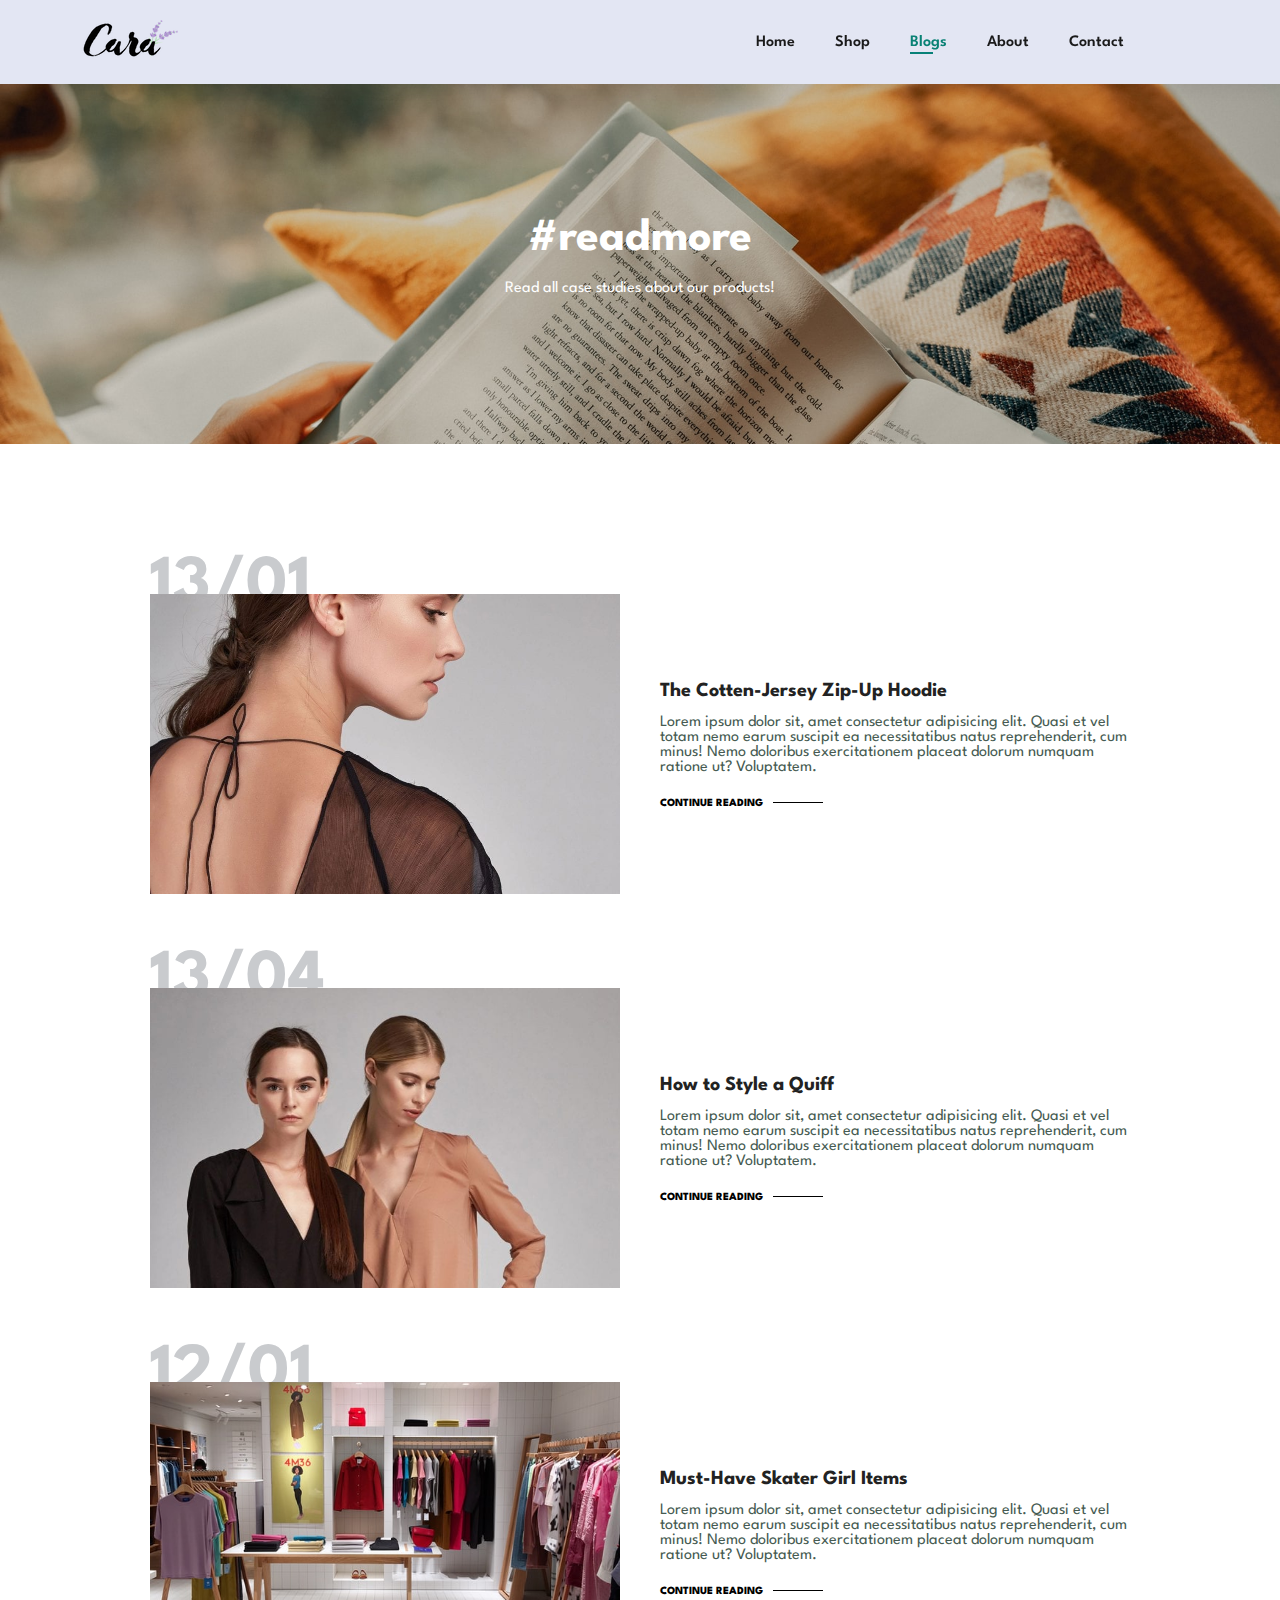
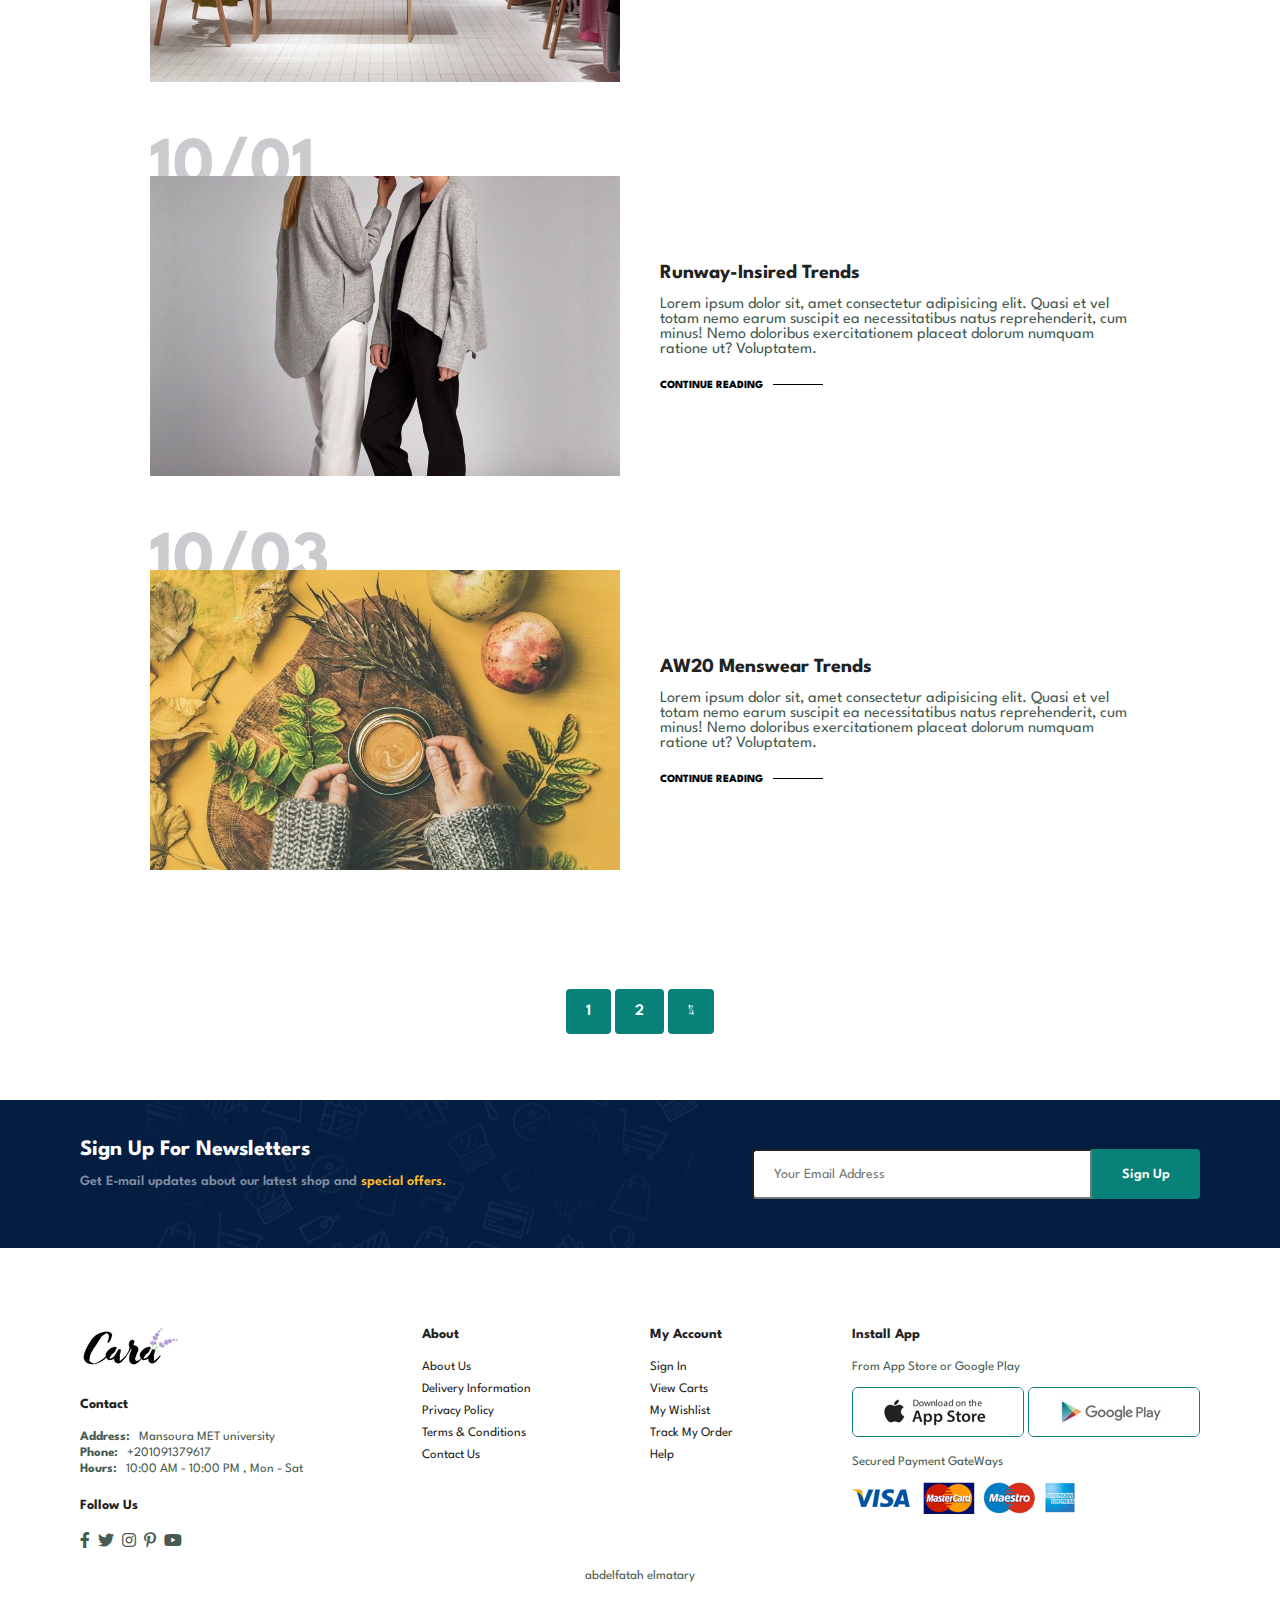
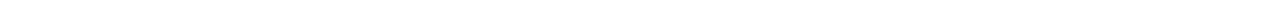
<file: blog.html>
<!DOCTYPE html>
<html lang="en">
<head>
    <meta charset="UTF-8">
    <meta http-equiv="X-UA-Compatible" content="IE=edge">
    <meta name="viewport" content="width=device-width, initial-scale=1.0">
    <title>cara fashion</title>
    <link rel="stylesheet" href="style.css">
    <link rel="stylesheet" href="https://pro.fontawesome.com/releases/v5.10.0/css/all.css" />
</head>
<body>
    
<!-- navbar start -->
    <section id="header">
        <a href="#"><img src="./img/logo.png" class="logo" alt=""></a>
        <div>
            <ul id="navbar">
                <li><a href="index.html">Home</a></li>
                <li><a href="shop.html">Shop</a></li>
                <li><a href="blog.html" class="active">Blogs</a></li>
                <li><a href="about.html">About</a></li>
                <li><a href="contact.html">Contact</a></li>
                <li id="lg-bag"><a href="cart.html"><i class="far fa-shopping-bag"></i></a></li>
                <a href="#" id="close"><i class="far fa-times"></i></a>
            </ul>
        </div>
        <div id="mobile">
            <a href="cart.html"><i class="far fa-shopping-bag"></i></a>
            <i id="bar" class="fas fa-outdent"></i>
        </div>
    </section>
<!-- navbar end -->

    <section id="page-header" class="blog-header">
        <h2>#readmore</h2>
        <p>Read all case studies about our products! </p>
    </section>

    <section id="blog">
        <div class="blog-box">
            <div class="blog-img">
                <img src="img/blog/b1.jpg" alt="">
            </div>
            <div class="blog-detail">
                <h4>The Cotten-Jersey Zip-Up Hoodie</h4>
                <p>Lorem ipsum dolor sit, amet consectetur adipisicing elit. Quasi et vel totam nemo earum suscipit ea necessitatibus natus reprehenderit, cum minus! Nemo doloribus exercitationem placeat dolorum numquam ratione ut? Voluptatem.</p>
                <a href="#">CONTINUE READING</a>
            </div>
            <h1>13/01</h1>
        </div>
        <div class="blog-box">
            <div class="blog-img">
                <img src="img/blog/b2.jpg" alt="">
            </div>
            <div class="blog-detail">
                <h4>How to Style a Quiff</h4>
                <p>Lorem ipsum dolor sit, amet consectetur adipisicing elit. Quasi et vel totam nemo earum suscipit ea necessitatibus natus reprehenderit, cum minus! Nemo doloribus exercitationem placeat dolorum numquam ratione ut? Voluptatem.</p>
                <a href="#">CONTINUE READING</a>
            </div>
            <h1>13/04</h1>
        </div>
        <div class="blog-box">
            <div class="blog-img">
                <img src="img/blog/b3.jpg" alt="">
            </div>
            <div class="blog-detail">
                <h4>Must-Have Skater Girl Items</h4>
                <p>Lorem ipsum dolor sit, amet consectetur adipisicing elit. Quasi et vel totam nemo earum suscipit ea necessitatibus natus reprehenderit, cum minus! Nemo doloribus exercitationem placeat dolorum numquam ratione ut? Voluptatem.</p>
                <a href="#">CONTINUE READING</a>
            </div>
            <h1>12/01</h1>
        </div>
        <div class="blog-box">
            <div class="blog-img">
                <img src="img/blog/b4.jpg" alt="">
            </div>
            <div class="blog-detail">
                <h4>Runway-Insired Trends</h4>
                <p>Lorem ipsum dolor sit, amet consectetur adipisicing elit. Quasi et vel totam nemo earum suscipit ea necessitatibus natus reprehenderit, cum minus! Nemo doloribus exercitationem placeat dolorum numquam ratione ut? Voluptatem.</p>
                <a href="#">CONTINUE READING</a>
            </div>
            <h1>10/01</h1>
        </div>
        <div class="blog-box">
            <div class="blog-img">
                <img src="img/blog/b6.jpg" alt="">
            </div>
            <div class="blog-detail">
                <h4>AW20 Menswear Trends</h4>
                <p>Lorem ipsum dolor sit, amet consectetur adipisicing elit. Quasi et vel totam nemo earum suscipit ea necessitatibus natus reprehenderit, cum minus! Nemo doloribus exercitationem placeat dolorum numquam ratione ut? Voluptatem.</p>
                <a href="#">CONTINUE READING</a>
            </div>
            <h1>10/03</h1>
        </div>
    </section>

    <section id="pagination" class="section-p1">
        <a href="#">1</a>
        <a href="#">2</a>
        <a href="#"><i class="fal fa-long-arrow-alt-right"></i></a>
    </section>

    <section id="newsletter" class="section-p1 section-m1">
        <div class="newstext">
            <h4>Sign Up For Newsletters</h4>
            <p>Get E-mail updates about our latest shop and <span>special offers.</span></p>
        </div>
        <div class="form">
            <input type="text" placeholder="Your Email Address">
            <button class="normal">Sign Up</button>
        </div>
    </section>

    <footer class="section-p1">
        <div class="col">
            <img class="logo" src="img/logo.png" alt="">
            <h4>Contact</h4>
            <p><strong>Address: </strong>&nbsp; Mansoura MET university</p>
            <p><strong>Phone: </strong>&nbsp; +201091379617</p>
            <p><strong>Hours: </strong>&nbsp; 10:00 AM - 10:00 PM , Mon - Sat</p>
            <div class="follow">
                <h4>Follow Us</h4>
                <div class="icon">
                    <i class="fab fa-facebook-f"></i>
                    <i class="fab fa-twitter"></i>
                    <i class="fab fa-instagram"></i>
                    <i class="fab fa-pinterest-p"></i>
                    <i class="fab fa-youtube"></i>
                </div>
            </div>
        </div>
        <div class="col">
            <h4>About</h4>
            <a href="#">About Us</a>
            <a href="#">Delivery Information</a>
            <a href="#">Privacy Policy</a>
            <a href="#">Terms & Conditions</a>
            <a href="#">Contact Us</a>
        </div>
        <div class="col">
            <h4>My Account</h4>
            <a href="#">Sign In</a>
            <a href="#">View Carts</a>
            <a href="#">My Wishlist</a>
            <a href="#">Track My Order</a>
            <a href="#">Help</a>
        </div>
        <div class="col install">
            <h4>Install App</h4>
            <p>From App Store or Google Play</p>
            <div class="row">
                <img src="img/pay/app.jpg" alt="">
                <img src="img/pay/play.jpg" alt="">
            </div>
            <p>Secured Payment GateWays</p>
            <img src="img/pay/pay.png" alt="">
        </div>
        <div class="copyrite">
            <p>abdelfatah elmatary</p>
        </div>
    </footer>

    <script src="script.js"></script>
</body>
</html>
</file>
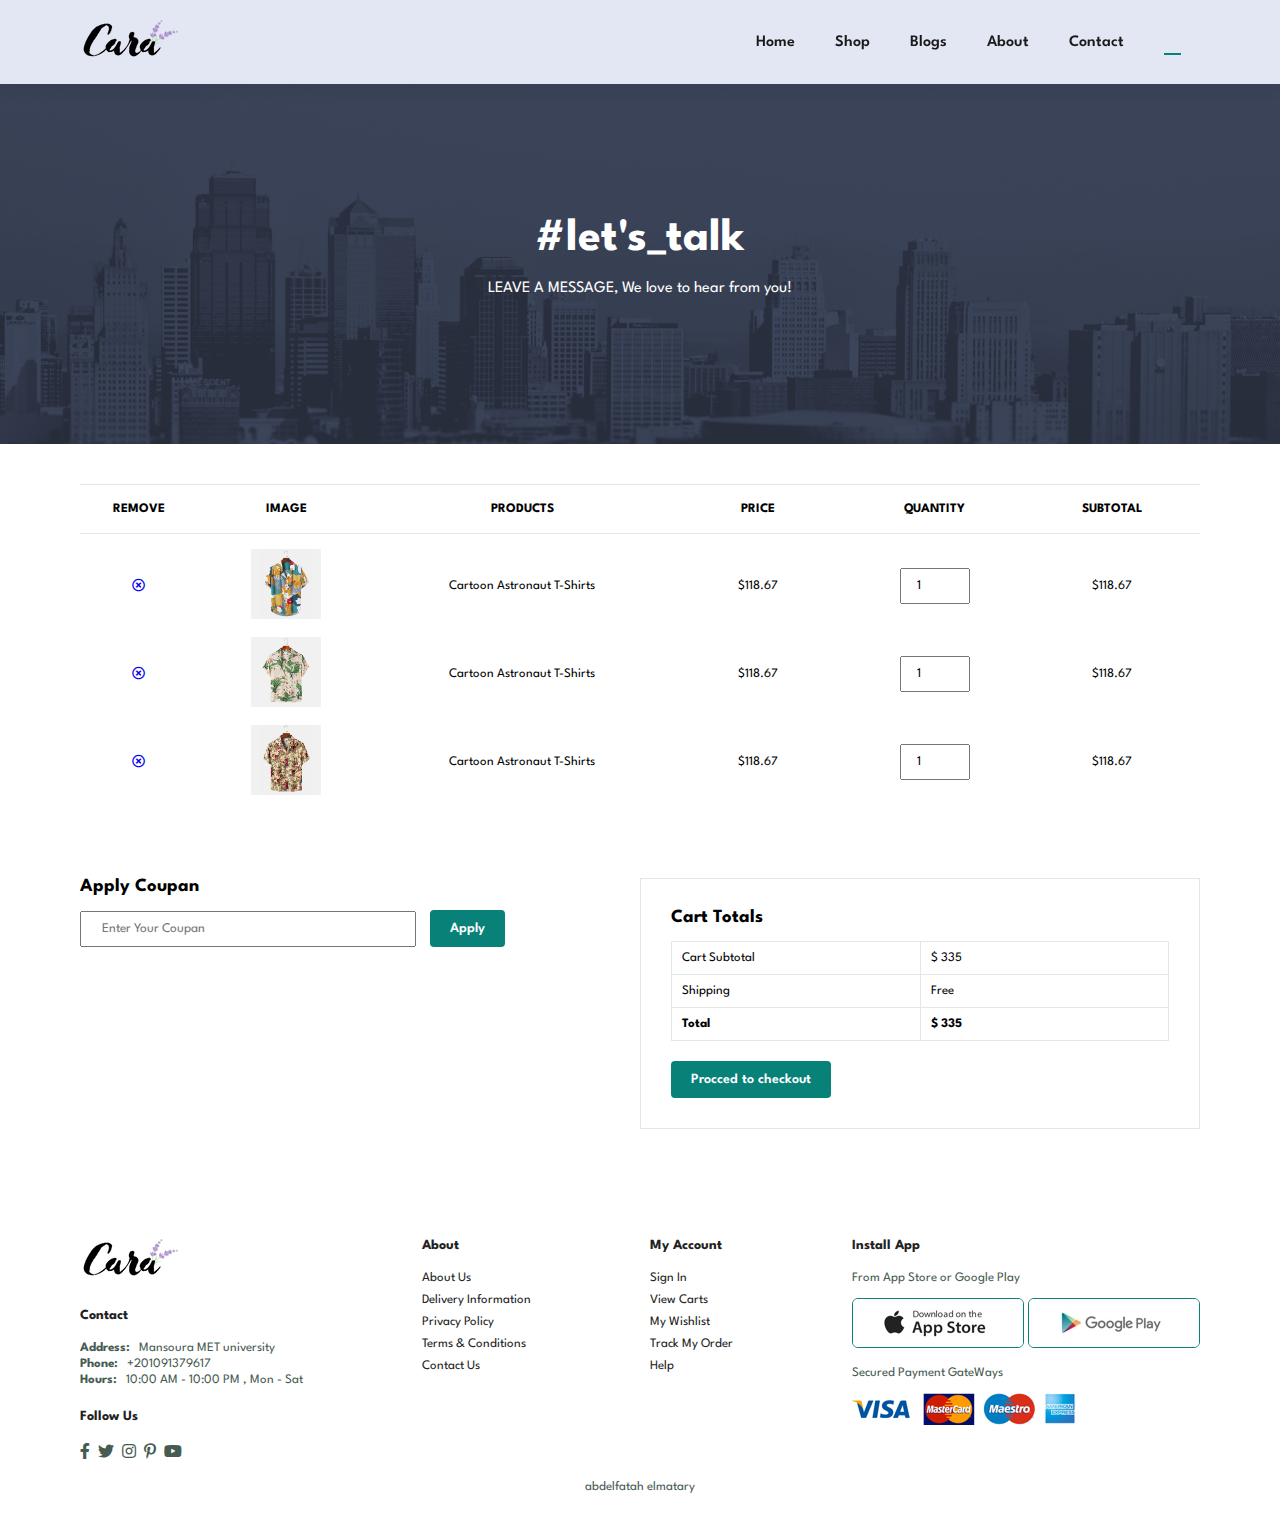
<file: cart.html>
<!DOCTYPE html>
<html lang="en">
<head>
    <meta charset="UTF-8">
    <meta http-equiv="X-UA-Compatible" content="IE=edge">
    <meta name="viewport" content="width=device-width, initial-scale=1.0">
    <title>cara fashion</title>
    <link rel="stylesheet" href="style.css">
    <link rel="stylesheet" href="https://pro.fontawesome.com/releases/v5.10.0/css/all.css" />
</head>
<body>
    
<!-- navbar start -->
    <section id="header">
        <a href="#"><img src="./img/logo.png" class="logo" alt=""></a>
        <div>
            <ul id="navbar">
                <li><a href="index.html">Home</a></li>
                <li><a href="shop.html">Shop</a></li>
                <li><a href="blog.html">Blogs</a></li>
                <li><a href="about.html">About</a></li>
                <li><a href="contact.html">Contact</a></li>
                <li id="lg-bag"><a href="cart.html" class="active"><i class="far fa-shopping-bag"></i></a></li>
                <a href="#" id="close"><i class="far fa-times"></i></a>
            </ul>
        </div>
        <div id="mobile">
            <a href="cart.html"><i class="far fa-shopping-bag"></i></a>
            <i id="bar" class="fas fa-outdent"></i>
        </div>
    </section>
<!-- navbar end -->

    <section id="page-header" class="about-header">
        <h2>#let's_talk</h2>
        <p>LEAVE A MESSAGE, We love to hear from you! </p>
    </section>

    <section id="cart" class="section-p1">
        <table wisth="100%">
            <thead>
                <tr>
                    <td>Remove</td>
                    <td>Image</td>
                    <td>Products</td>
                    <td>Price</td>
                    <td>Quantity</td>
                    <td>Subtotal</td>
                </tr>
            </thead>
            <tbody>
                <tr>
                    <td><a href="#"><i class="far fa-times-circle"></i></a></td>
                    <td><img src="img/products/f1.jpg" alt=""></td>
                    <td>Cartoon Astronaut T-Shirts</td>
                    <td>$118.67</td>
                    <td><input type="number" value="1" placeholder="1"></td>
                    <td>$118.67</td>
                </tr>
                <tr>
                    <td><a href="#"><i class="far fa-times-circle"></i></a></td>
                    <td><img src="img/products/f2.jpg" alt=""></td>
                    <td>Cartoon Astronaut T-Shirts</td>
                    <td>$118.67</td>
                    <td><input type="number" value="1" placeholder="1"></td>
                    <td>$118.67</td>
                </tr>
                <tr>
                    <td><a href="#"><i class="far fa-times-circle"></i></a></td>
                    <td><img src="img/products/f3.jpg" alt=""></td>
                    <td>Cartoon Astronaut T-Shirts</td>
                    <td>$118.67</td>
                    <td><input type="number" value="1" placeholder="1"></td>
                    <td>$118.67</td>
                </tr>
            </tbody>
        </table>
    </section>

    <section id="cart-add" class="section-p1">
        <div id="coupan">
            <h3>Apply Coupan</h3>
            <div>
                <input type="text" placeholder="Enter Your Coupan">
                <button class="normal">Apply</button>
            </div>
        </div>
        <div id="subtotal">
            <h3>Cart Totals</h3>
            <table>
                <tr>
                    <td>Cart Subtotal</td>
                    <td>$ 335</td>
                </tr>
                <tr>
                    <td>Shipping</td>
                    <td>Free</td>
                </tr>
                <tr>
                    <td><strong>Total</strong></td>
                    <td><strong>$ 335</strong></td>
                </tr>
            </table>
            <button class="normal">Procced to checkout</button>
        </div>
    </section>

    <footer class="section-p1">
        <div class="col">
            <img class="logo" src="img/logo.png" alt="">
            <h4>Contact</h4>
            <p><strong>Address: </strong>&nbsp; Mansoura MET university</p>
            <p><strong>Phone: </strong>&nbsp; +201091379617</p>
            <p><strong>Hours: </strong>&nbsp; 10:00 AM - 10:00 PM , Mon - Sat</p>
            <div class="follow">
                <h4>Follow Us</h4>
                <div class="icon">
                    <i class="fab fa-facebook-f"></i>
                    <i class="fab fa-twitter"></i>
                    <i class="fab fa-instagram"></i>
                    <i class="fab fa-pinterest-p"></i>
                    <i class="fab fa-youtube"></i>
                </div>
            </div>
        </div>
        <div class="col">
            <h4>About</h4>
            <a href="#">About Us</a>
            <a href="#">Delivery Information</a>
            <a href="#">Privacy Policy</a>
            <a href="#">Terms & Conditions</a>
            <a href="#">Contact Us</a>
        </div>
        <div class="col">
            <h4>My Account</h4>
            <a href="#">Sign In</a>
            <a href="#">View Carts</a>
            <a href="#">My Wishlist</a>
            <a href="#">Track My Order</a>
            <a href="#">Help</a>
        </div>
        <div class="col install">
            <h4>Install App</h4>
            <p>From App Store or Google Play</p>
            <div class="row">
                <img src="img/pay/app.jpg" alt="">
                <img src="img/pay/play.jpg" alt="">
            </div>
            <p>Secured Payment GateWays</p>
            <img src="img/pay/pay.png" alt="">
        </div>
        <div class="copyrite">
            <p>abdelfatah elmatary</p>
        </div>
    </footer>

    <script src="script.js"></script>
</body>
</html>
</file>
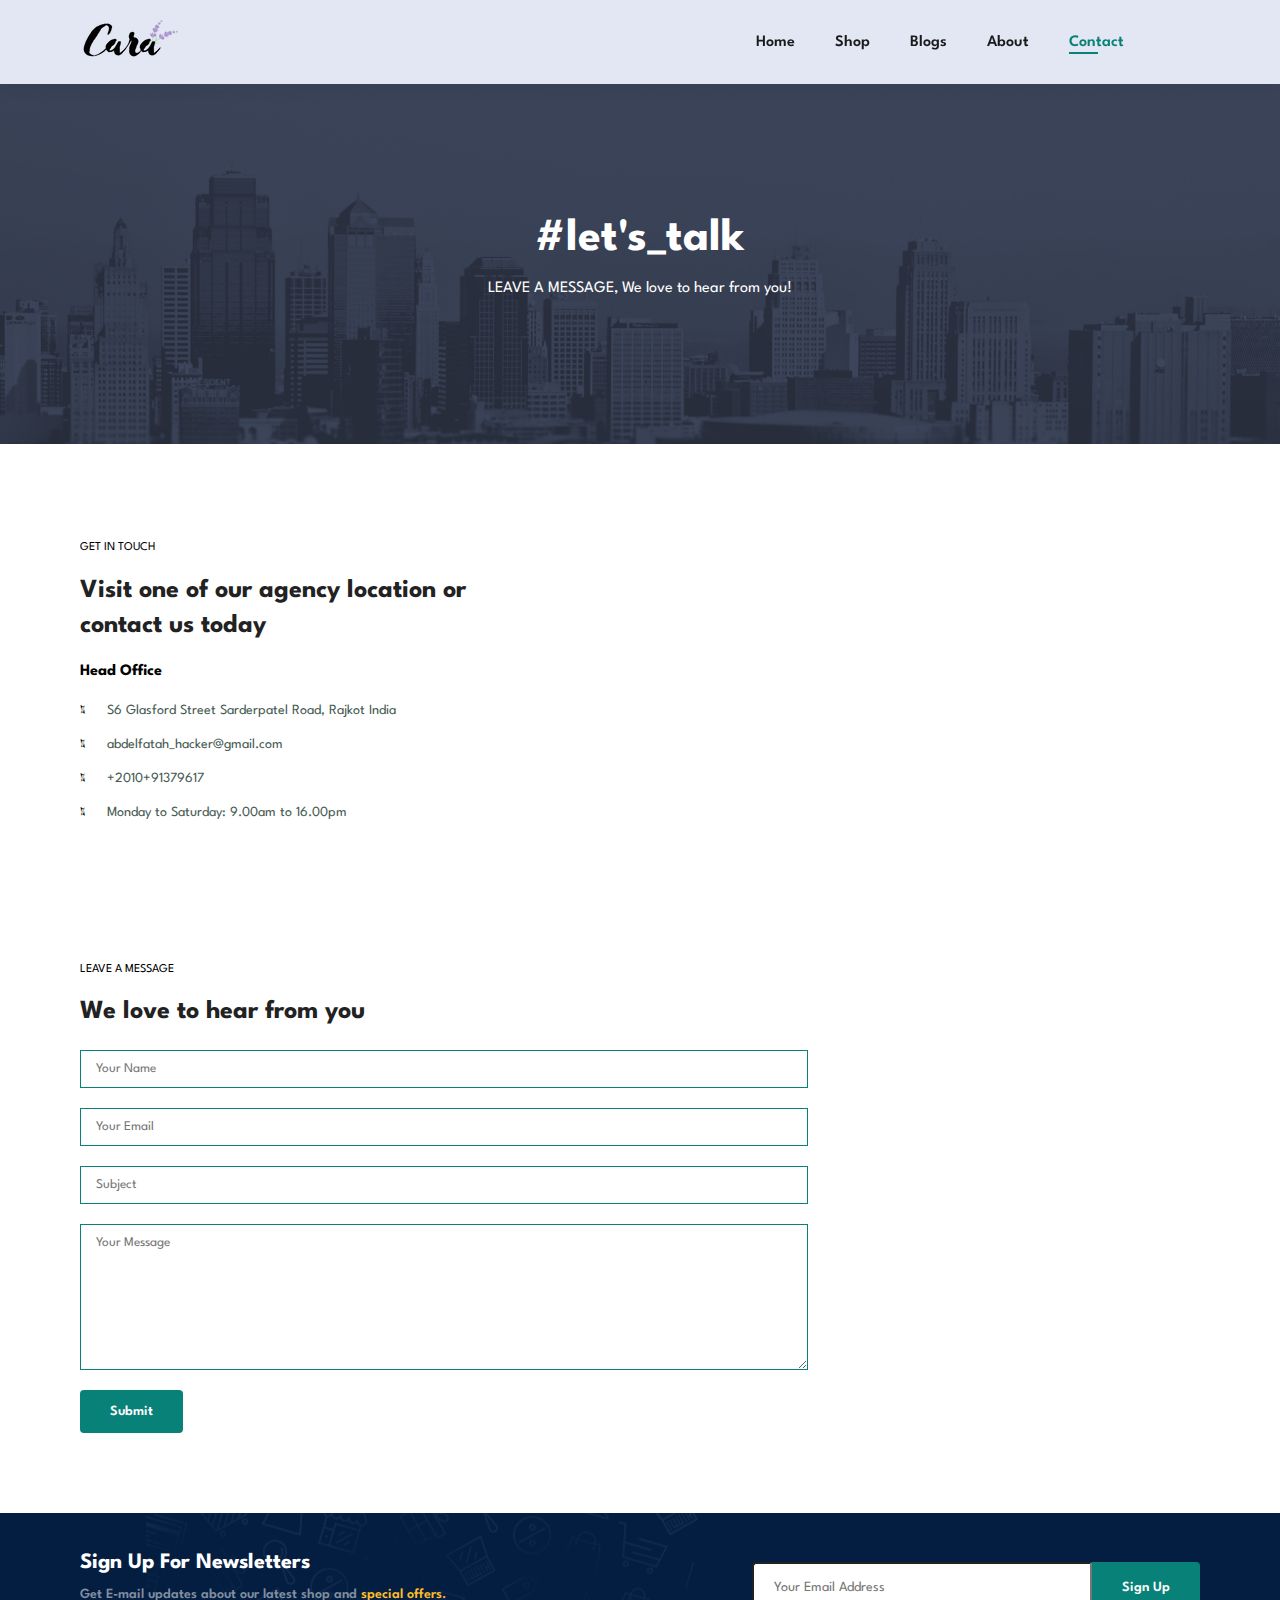
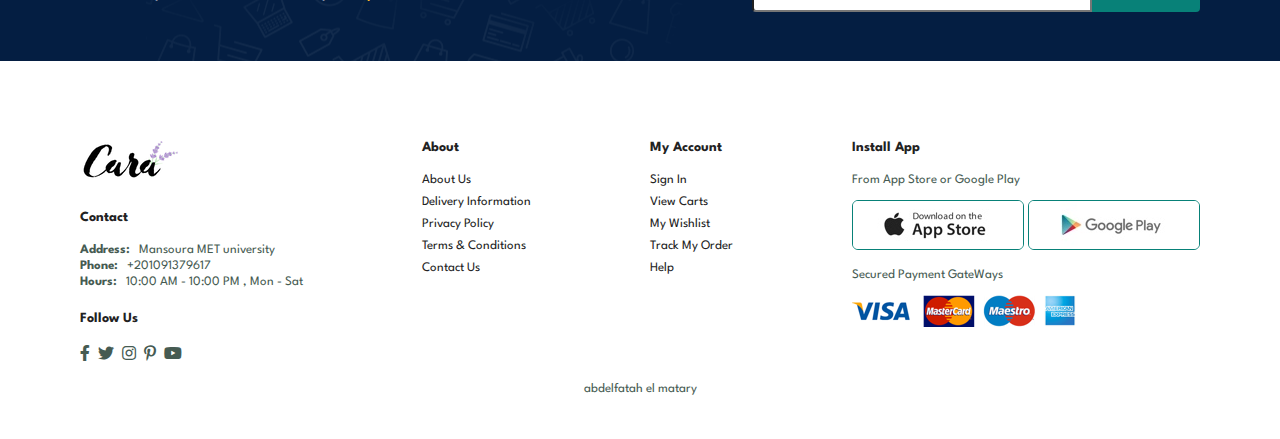
<file: contact.html>
<!DOCTYPE html>
<html lang="en">
<head>
    <meta charset="UTF-8">
    <meta http-equiv="X-UA-Compatible" content="IE=edge">
    <meta name="viewport" content="width=device-width, initial-scale=1.0">
    <title>cara fashion</title>
    <link rel="stylesheet" href="style.css">
    <link rel="stylesheet" href="https://pro.fontawesome.com/releases/v5.10.0/css/all.css" />
</head>
<body>
    
<!-- navbar start -->
    <section id="header">
        <a href="#"><img src="./img/logo.png" class="logo" alt=""></a>
        <div>
            <ul id="navbar">
                <li><a href="index.html">Home</a></li>
                <li><a href="shop.html">Shop</a></li>
                <li><a href="blog.html">Blogs</a></li>
                <li><a href="about.html">About</a></li>
                <li><a href="contact.html" class="active">Contact</a></li>
                <li id="lg-bag"><a href="cart.html"><i class="far fa-shopping-bag"></i></a></li>
                <a href="#" id="close"><i class="far fa-times"></i></a>
            </ul>
        </div>
        <div id="mobile">
            <a href="cart.html"><i class="far fa-shopping-bag"></i></a>
            <i id="bar" class="fas fa-outdent"></i>
        </div>
    </section>
<!-- navbar end -->

    <section id="page-header" class="about-header">
        <h2>#let's_talk</h2>
        <p>LEAVE A MESSAGE, We love to hear from you! </p>
    </section>

    <section id="contact-detail" class="section-p1">
        <div class="detail">
            <span>GET IN TOUCH</span>
            <h2>Visit one of our agency location or contact us today</h2>
            <h3>Head Office</h3>
            <div>
                <li>
                    <i class="fal fa-map"></i>
                    <p>S6 Glasford Street Sarderpatel Road, Rajkot India</p>
                </li>
                <li>
                    <i class="fal fa-envelope"></i>
                    <p>abdelfatah_hacker@gmail.com</p>
                </li>
                <li>
                    <i class="fal fa-phone-alt"></i>
                    <p>+2010+91379617</p>
                </li>
                <li>
                    <i class="fal fa-clock"></i>
                    <p>Monday to Saturday: 9.00am to 16.00pm</p>
                </li>
            </div>
        </div>
        <div class="map">
            <iframe src="https://www.google.com/maps/embed?pb=!1m18!1m12!1m3!1d3692.103899715349!2d70.7652209744711!3d22.2740537438478!2m3!1f0!2f0!3f0!3m2!1i1024!2i768!4f13.1!3m3!1m2!1s0x3959ca495e3a5d31%3A0xc49edd3e9955bed2!2sSardar%20Patel%20Rd%2C%20Nana%20Mava%2C%20Rajkot%2C%20Gujarat%20360005!5e0!3m2!1sen!2sin!4v1684066929001!5m2!1sen!2sin" width="600" height="450" style="border:0;" allowfullscreen="" loading="lazy" referrerpolicy="no-referrer-when-downgrade"></iframe>
        </div>
    </section>

    <section id="form-detail" class="section-p1">
        <form action="">
            <span>LEAVE A MESSAGE</span>
            <h2>We love to hear from you</h2>
            <input type="text" placeholder="Your Name">
            <input type="email" placeholder="Your Email">
            <input type="text" placeholder="Subject">
            <textarea name="" id="" cols="30" rows="10" placeholder="Your Message"></textarea>
            <button class="normal">Submit</button>
        </form>
    </section>

    <section id="newsletter" class="section-p1 section-m1">
        <div class="newstext">
            <h4>Sign Up For Newsletters</h4>
            <p>Get E-mail updates about our latest shop and <span>special offers.</span></p>
        </div>
        <div class="form">
            <input type="text" placeholder="Your Email Address">
            <button class="normal">Sign Up</button>
        </div>
    </section>

    <footer class="section-p1">
        <div class="col">
            <img class="logo" src="img/logo.png" alt="">
            <h4>Contact</h4>
            <p><strong>Address: </strong>&nbsp; Mansoura MET university</p>
            <p><strong>Phone: </strong>&nbsp; +201091379617</p>
            <p><strong>Hours: </strong>&nbsp; 10:00 AM - 10:00 PM , Mon - Sat</p>
            <div class="follow">
                <h4>Follow Us</h4>
                <div class="icon">
                    <i class="fab fa-facebook-f"></i>
                    <i class="fab fa-twitter"></i>
                    <i class="fab fa-instagram"></i>
                    <i class="fab fa-pinterest-p"></i>
                    <i class="fab fa-youtube"></i>
                </div>
            </div>
        </div>
        <div class="col">
            <h4>About</h4>
            <a href="#">About Us</a>
            <a href="#">Delivery Information</a>
            <a href="#">Privacy Policy</a>
            <a href="#">Terms & Conditions</a>
            <a href="#">Contact Us</a>
        </div>
        <div class="col">
            <h4>My Account</h4>
            <a href="#">Sign In</a>
            <a href="#">View Carts</a>
            <a href="#">My Wishlist</a>
            <a href="#">Track My Order</a>
            <a href="#">Help</a>
        </div>
        <div class="col install">
            <h4>Install App</h4>
            <p>From App Store or Google Play</p>
            <div class="row">
                <img src="img/pay/app.jpg" alt="">
                <img src="img/pay/play.jpg" alt="">
            </div>
            <p>Secured Payment GateWays</p>
            <img src="img/pay/pay.png" alt="">
        </div>
        <div class="copyrite">
            <p>abdelfatah el matary</p>
        </div>
    </footer>

    <script src="script.js"></script>
</body>
</html>
</file>
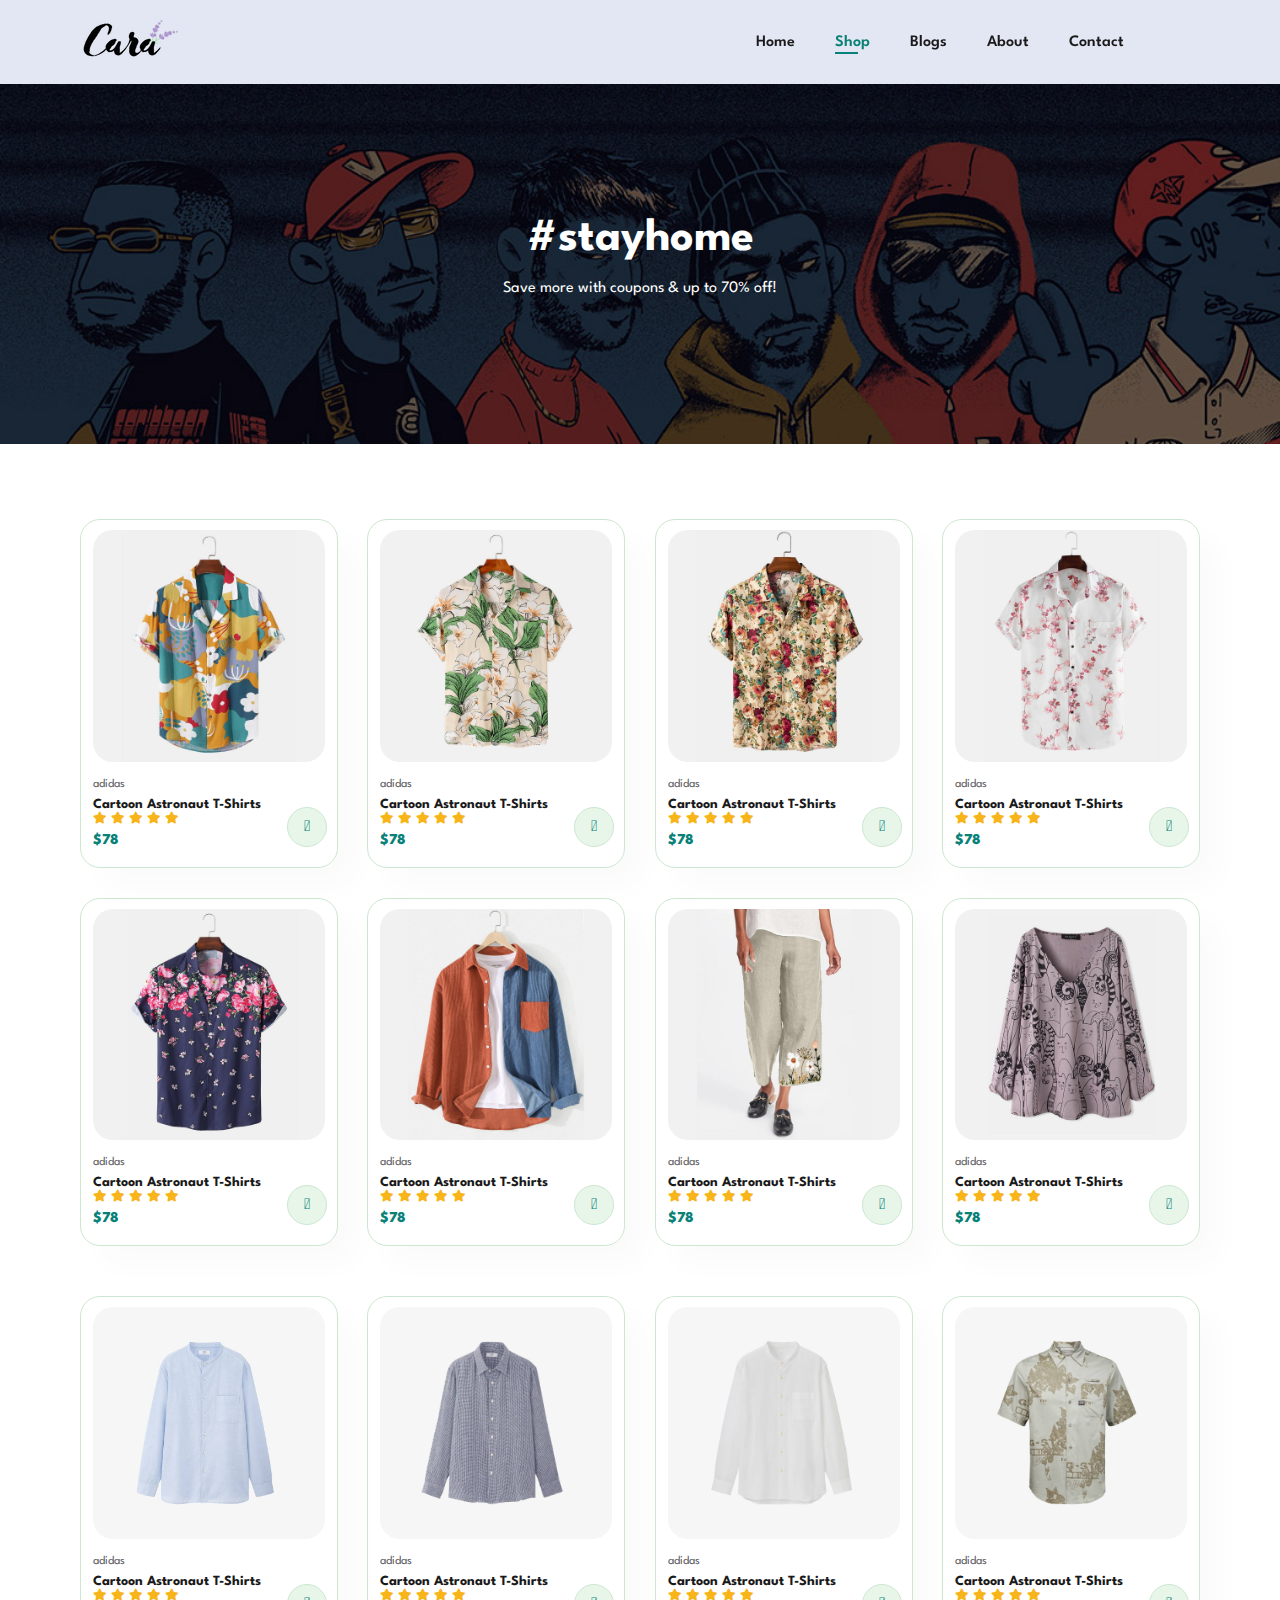
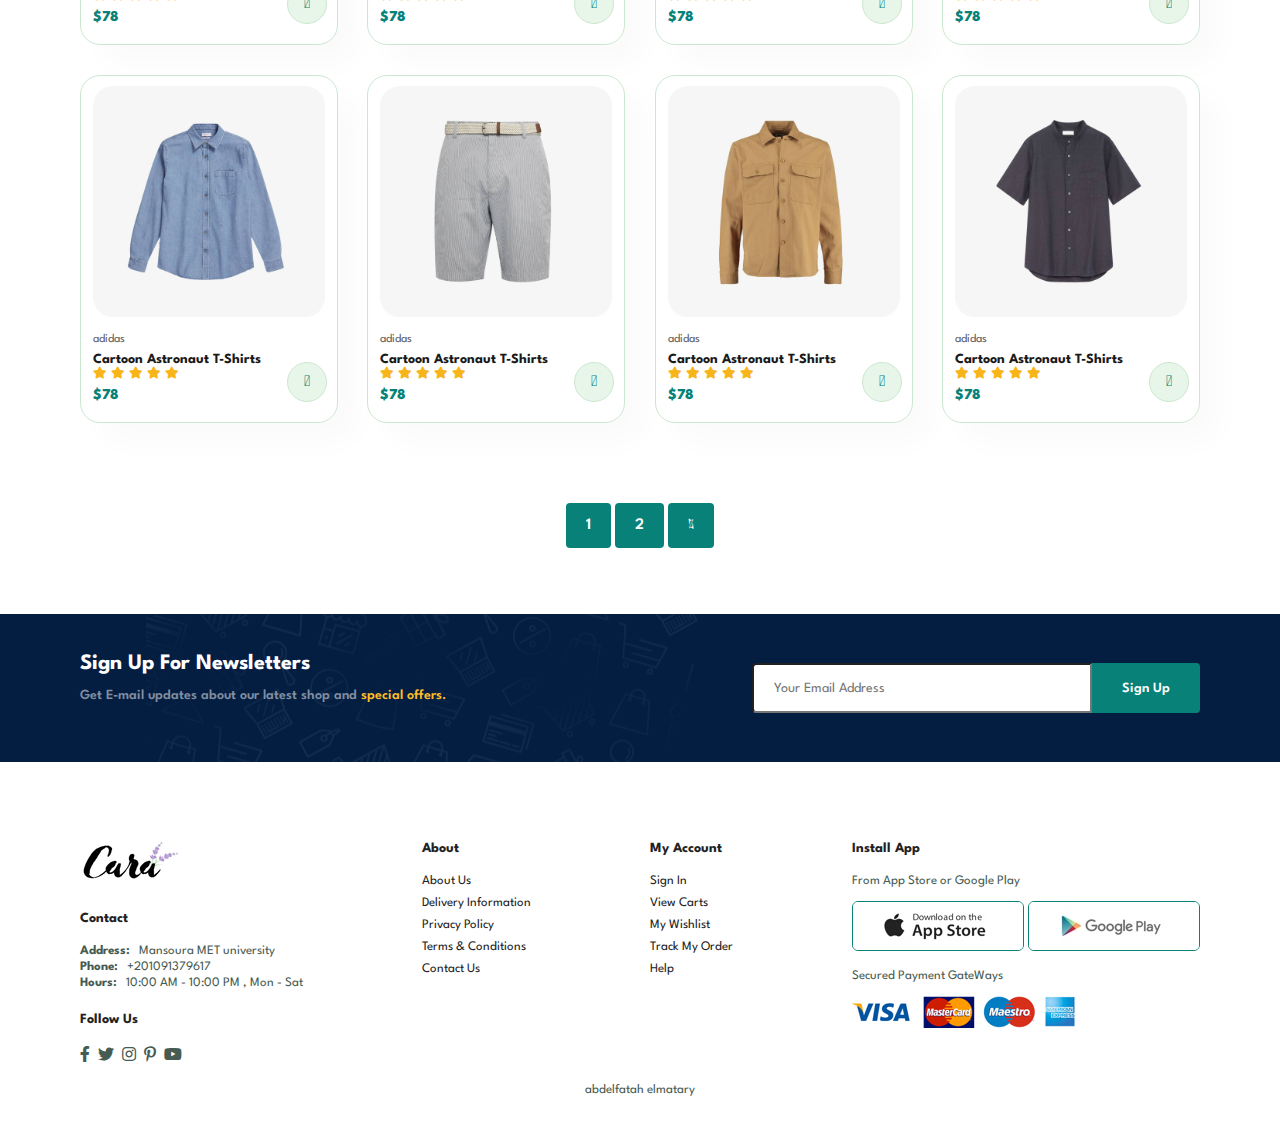
<file: shop.html>
<!DOCTYPE html>
<html lang="en">
<head>
    <meta charset="UTF-8">
    <meta http-equiv="X-UA-Compatible" content="IE=edge">
    <meta name="viewport" content="width=device-width, initial-scale=1.0">
    <title>cara fashion</title>
    <link rel="stylesheet" href="style.css">
    <link rel="stylesheet" href="https://pro.fontawesome.com/releases/v5.10.0/css/all.css" />
</head>
<body>
    
<!-- navbar start -->
    <section id="header">
        <a href="#"><img src="./img/logo.png" class="logo" alt=""></a>
        <div>
            <ul id="navbar">
                <li><a href="index.html">Home</a></li>
                <li><a href="shop.html" class="active">Shop</a></li>
                <li><a href="blog.html">Blogs</a></li>
                <li><a href="about.html">About</a></li>
                <li><a href="contact.html">Contact</a></li>
                <li id="lg-bag"><a href="cart.html"><i class="far fa-shopping-bag"></i></a></li>
                <a href="#" id="close"><i class="far fa-times"></i></a>
            </ul>
        </div>
        <div id="mobile">
            <a href="cart.html"><i class="far fa-shopping-bag"></i></a>
            <i id="bar" class="fas fa-outdent"></i>
        </div>
    </section>
<!-- navbar end -->

    <section id="page-header">
        <h2>#stayhome</h2>
        <p>Save more with coupons & up to 70% off! </p>
    </section>

    <section id="product1" class="section-p1">
        <div class="pro-container">
            <div class="pro" onclick="window.location.href='sproduct1.html' ">
                <img src="img/products/f1.jpg" alt="">
                <div class="des">
                    <span>adidas</span>
                    <h5>Cartoon Astronaut T-Shirts</h5>
                    <div class="star">
                        <i class="fas fa-star"></i>
                        <i class="fas fa-star"></i>
                        <i class="fas fa-star"></i>
                        <i class="fas fa-star"></i>
                        <i class="fas fa-star"></i>
                    </div>
                    <h4>$78</h4>
                </div>
                <a href="#"><i class="fal fa-shopping-cart cart"></i></a>
            </div>
            <div class="pro" onclick="window.location.href='sproduct1.html' ">
                <img src="img/products/f2.jpg" alt="">
                <div class="des">
                    <span>adidas</span>
                    <h5>Cartoon Astronaut T-Shirts</h5>
                    <div class="star">
                        <i class="fas fa-star"></i>
                        <i class="fas fa-star"></i>
                        <i class="fas fa-star"></i>
                        <i class="fas fa-star"></i>
                        <i class="fas fa-star"></i>
                    </div>
                    <h4>$78</h4>
                </div>
                <a href="#"><i class="fal fa-shopping-cart cart"></i></a>
            </div>
            <div class="pro" onclick="window.location.href='sproduct1.html' ">
                <img src="img/products/f3.jpg" alt="">
                <div class="des">
                    <span>adidas</span>
                    <h5>Cartoon Astronaut T-Shirts</h5>
                    <div class="star">
                        <i class="fas fa-star"></i>
                        <i class="fas fa-star"></i>
                        <i class="fas fa-star"></i>
                        <i class="fas fa-star"></i>
                        <i class="fas fa-star"></i>
                    </div>
                    <h4>$78</h4>
                </div>
                <a href="#"><i class="fal fa-shopping-cart cart"></i></a>
            </div>
            <div class="pro" onclick="window.location.href='sproduct1.html' ">
                <img src="img/products/f4.jpg" alt="">
                <div class="des">
                    <span>adidas</span>
                    <h5>Cartoon Astronaut T-Shirts</h5>
                    <div class="star">
                        <i class="fas fa-star"></i>
                        <i class="fas fa-star"></i>
                        <i class="fas fa-star"></i>
                        <i class="fas fa-star"></i>
                        <i class="fas fa-star"></i>
                    </div>
                    <h4>$78</h4>
                </div>
                <a href="#"><i class="fal fa-shopping-cart cart"></i></a>
            </div>
            <div class="pro" onclick="window.location.href='sproduct2.html' ">
                <img src="img/products/f5.jpg" alt="">
                <div class="des">
                    <span>adidas</span>
                    <h5>Cartoon Astronaut T-Shirts</h5>
                    <div class="star">
                        <i class="fas fa-star"></i>
                        <i class="fas fa-star"></i>
                        <i class="fas fa-star"></i>
                        <i class="fas fa-star"></i>
                        <i class="fas fa-star"></i>
                    </div>
                    <h4>$78</h4>
                </div>
                <a href="#"><i class="fal fa-shopping-cart cart"></i></a>
            </div>
            <div class="pro" onclick="window.location.href='sproduct2.html' ">
                <img src="img/products/f6.jpg" alt="">
                <div class="des">
                    <span>adidas</span>
                    <h5>Cartoon Astronaut T-Shirts</h5>
                    <div class="star">
                        <i class="fas fa-star"></i>
                        <i class="fas fa-star"></i>
                        <i class="fas fa-star"></i>
                        <i class="fas fa-star"></i>
                        <i class="fas fa-star"></i>
                    </div>
                    <h4>$78</h4>
                </div>
                <a href="#"><i class="fal fa-shopping-cart cart"></i></a>
            </div>
            <div class="pro" onclick="window.location.href='sproduct2.html' ">
                <img src="img/products/f7.jpg" alt="">
                <div class="des">
                    <span>adidas</span>
                    <h5>Cartoon Astronaut T-Shirts</h5>
                    <div class="star">
                        <i class="fas fa-star"></i>
                        <i class="fas fa-star"></i>
                        <i class="fas fa-star"></i>
                        <i class="fas fa-star"></i>
                        <i class="fas fa-star"></i>
                    </div>
                    <h4>$78</h4>
                </div>
                <a href="#"><i class="fal fa-shopping-cart cart"></i></a>
            </div>
            <div class="pro" onclick="window.location.href='sproduct2.html' ">
                <img src="img/products/f8.jpg" alt="">
                <div class="des">
                    <span>adidas</span>
                    <h5>Cartoon Astronaut T-Shirts</h5>
                    <div class="star">
                        <i class="fas fa-star"></i>
                        <i class="fas fa-star"></i>
                        <i class="fas fa-star"></i>
                        <i class="fas fa-star"></i>
                        <i class="fas fa-star"></i>
                    </div>
                    <h4>$78</h4>
                </div>
                <a href="#"><i class="fal fa-shopping-cart cart"></i></a>
            </div>
        <div class="pro-container">
            <div class="pro" onclick="window.location.href='sproduct3.html' ">
                <img src="img/products/n1.jpg" alt="">
                <div class="des">
                    <span>adidas</span>
                    <h5>Cartoon Astronaut T-Shirts</h5>
                    <div class="star">
                        <i class="fas fa-star"></i>
                        <i class="fas fa-star"></i>
                        <i class="fas fa-star"></i>
                        <i class="fas fa-star"></i>
                        <i class="fas fa-star"></i>
                    </div>
                    <h4>$78</h4>
                </div>
                <a href="#"><i class="fal fa-shopping-cart cart"></i></a>
            </div>
            <div class="pro" onclick="window.location.href='sproduct3.html' ">
                <img src="img/products/n2.jpg" alt="">
                <div class="des">
                    <span>adidas</span>
                    <h5>Cartoon Astronaut T-Shirts</h5>
                    <div class="star">
                        <i class="fas fa-star"></i>
                        <i class="fas fa-star"></i>
                        <i class="fas fa-star"></i>
                        <i class="fas fa-star"></i>
                        <i class="fas fa-star"></i>
                    </div>
                    <h4>$78</h4>
                </div>
                <a href="#"><i class="fal fa-shopping-cart cart"></i></a>
            </div>
            <div class="pro" onclick="window.location.href='sproduct3.html' ">
                <img src="img/products/n3.jpg" alt="">
                <div class="des">
                    <span>adidas</span>
                    <h5>Cartoon Astronaut T-Shirts</h5>
                    <div class="star">
                        <i class="fas fa-star"></i>
                        <i class="fas fa-star"></i>
                        <i class="fas fa-star"></i>
                        <i class="fas fa-star"></i>
                        <i class="fas fa-star"></i>
                    </div>
                    <h4>$78</h4>
                </div>
                <a href="#"><i class="fal fa-shopping-cart cart"></i></a>
            </div>
            <div class="pro" onclick="window.location.href='sproduct3.html' ">
                <img src="img/products/n4.jpg" alt="">
                <div class="des">
                    <span>adidas</span>
                    <h5>Cartoon Astronaut T-Shirts</h5>
                    <div class="star">
                        <i class="fas fa-star"></i>
                        <i class="fas fa-star"></i>
                        <i class="fas fa-star"></i>
                        <i class="fas fa-star"></i>
                        <i class="fas fa-star"></i>
                    </div>
                    <h4>$78</h4>
                </div>
                <a href="#"><i class="fal fa-shopping-cart cart"></i></a>
            </div>
            <div class="pro" onclick="window.location.href='sproduct4.html' ">
                <img src="img/products/n5.jpg" alt="">
                <div class="des">
                    <span>adidas</span>
                    <h5>Cartoon Astronaut T-Shirts</h5>
                    <div class="star">
                        <i class="fas fa-star"></i>
                        <i class="fas fa-star"></i>
                        <i class="fas fa-star"></i>
                        <i class="fas fa-star"></i>
                        <i class="fas fa-star"></i>
                    </div>
                    <h4>$78</h4>
                </div>
                <a href="#"><i class="fal fa-shopping-cart cart"></i></a>
            </div>
            <div class="pro" onclick="window.location.href='sproduct4.html' ">
                <img src="img/products/n6.jpg" alt="">
                <div class="des">
                    <span>adidas</span>
                    <h5>Cartoon Astronaut T-Shirts</h5>
                    <div class="star">
                        <i class="fas fa-star"></i>
                        <i class="fas fa-star"></i>
                        <i class="fas fa-star"></i>
                        <i class="fas fa-star"></i>
                        <i class="fas fa-star"></i>
                    </div>
                    <h4>$78</h4>
                </div>
                <a href="#"><i class="fal fa-shopping-cart cart"></i></a>
            </div>
            <div class="pro" onclick="window.location.href='sproduct4.html' ">
                <img src="img/products/n7.jpg" alt="">
                <div class="des">
                    <span>adidas</span>
                    <h5>Cartoon Astronaut T-Shirts</h5>
                    <div class="star">
                        <i class="fas fa-star"></i>
                        <i class="fas fa-star"></i>
                        <i class="fas fa-star"></i>
                        <i class="fas fa-star"></i>
                        <i class="fas fa-star"></i>
                    </div>
                    <h4>$78</h4>
                </div>
                <a href="#"><i class="fal fa-shopping-cart cart"></i></a>
            </div>
            <div class="pro" onclick="window.location.href='sproduct4.html' ">
                <img src="img/products/n8.jpg" alt="">
                <div class="des">
                    <span>adidas</span>
                    <h5>Cartoon Astronaut T-Shirts</h5>
                    <div class="star">
                        <i class="fas fa-star"></i>
                        <i class="fas fa-star"></i>
                        <i class="fas fa-star"></i>
                        <i class="fas fa-star"></i>
                        <i class="fas fa-star"></i>
                    </div>
                    <h4>$78</h4>
                </div>
                <a href="#"><i class="fal fa-shopping-cart cart"></i></a>
            </div>

        </div>
    </section>

    <section id="pagination" class="section-p1">
        <a href="#">1</a>
        <a href="#">2</a>
        <a href="#"><i class="fal fa-long-arrow-alt-right"></i></a>
    </section>

    <section id="newsletter" class="section-p1 section-m1">
        <div class="newstext">
            <h4>Sign Up For Newsletters</h4>
            <p>Get E-mail updates about our latest shop and <span>special offers.</span></p>
        </div>
        <div class="form">
            <input type="text" placeholder="Your Email Address">
            <button class="normal">Sign Up</button>
        </div>
    </section>

    <footer class="section-p1">
        <div class="col">
            <img class="logo" src="img/logo.png" alt="">
            <h4>Contact</h4>
            <p><strong>Address: </strong>&nbsp; Mansoura MET university</p>
            <p><strong>Phone: </strong>&nbsp; +201091379617</p>
            <p><strong>Hours: </strong>&nbsp; 10:00 AM - 10:00 PM , Mon - Sat</p>
            <div class="follow">
                <h4>Follow Us</h4>
                <div class="icon">
                    <i class="fab fa-facebook-f"></i>
                    <i class="fab fa-twitter"></i>
                    <i class="fab fa-instagram"></i>
                    <i class="fab fa-pinterest-p"></i>
                    <i class="fab fa-youtube"></i>
                </div>
            </div>
        </div>
        <div class="col">
            <h4>About</h4>
            <a href="#">About Us</a>
            <a href="#">Delivery Information</a>
            <a href="#">Privacy Policy</a>
            <a href="#">Terms & Conditions</a>
            <a href="#">Contact Us</a>
        </div>
        <div class="col">
            <h4>My Account</h4>
            <a href="#">Sign In</a>
            <a href="#">View Carts</a>
            <a href="#">My Wishlist</a>
            <a href="#">Track My Order</a>
            <a href="#">Help</a>
        </div>
        <div class="col install">
            <h4>Install App</h4>
            <p>From App Store or Google Play</p>
            <div class="row">
                <img src="img/pay/app.jpg" alt="">
                <img src="img/pay/play.jpg" alt="">
            </div>
            <p>Secured Payment GateWays</p>
            <img src="img/pay/pay.png" alt="">
        </div>
        <div class="copyrite">
            <p>abdelfatah elmatary</p>
        </div>
    </footer>

    <script src="script.js"></script>
</body>
</html>
</file>
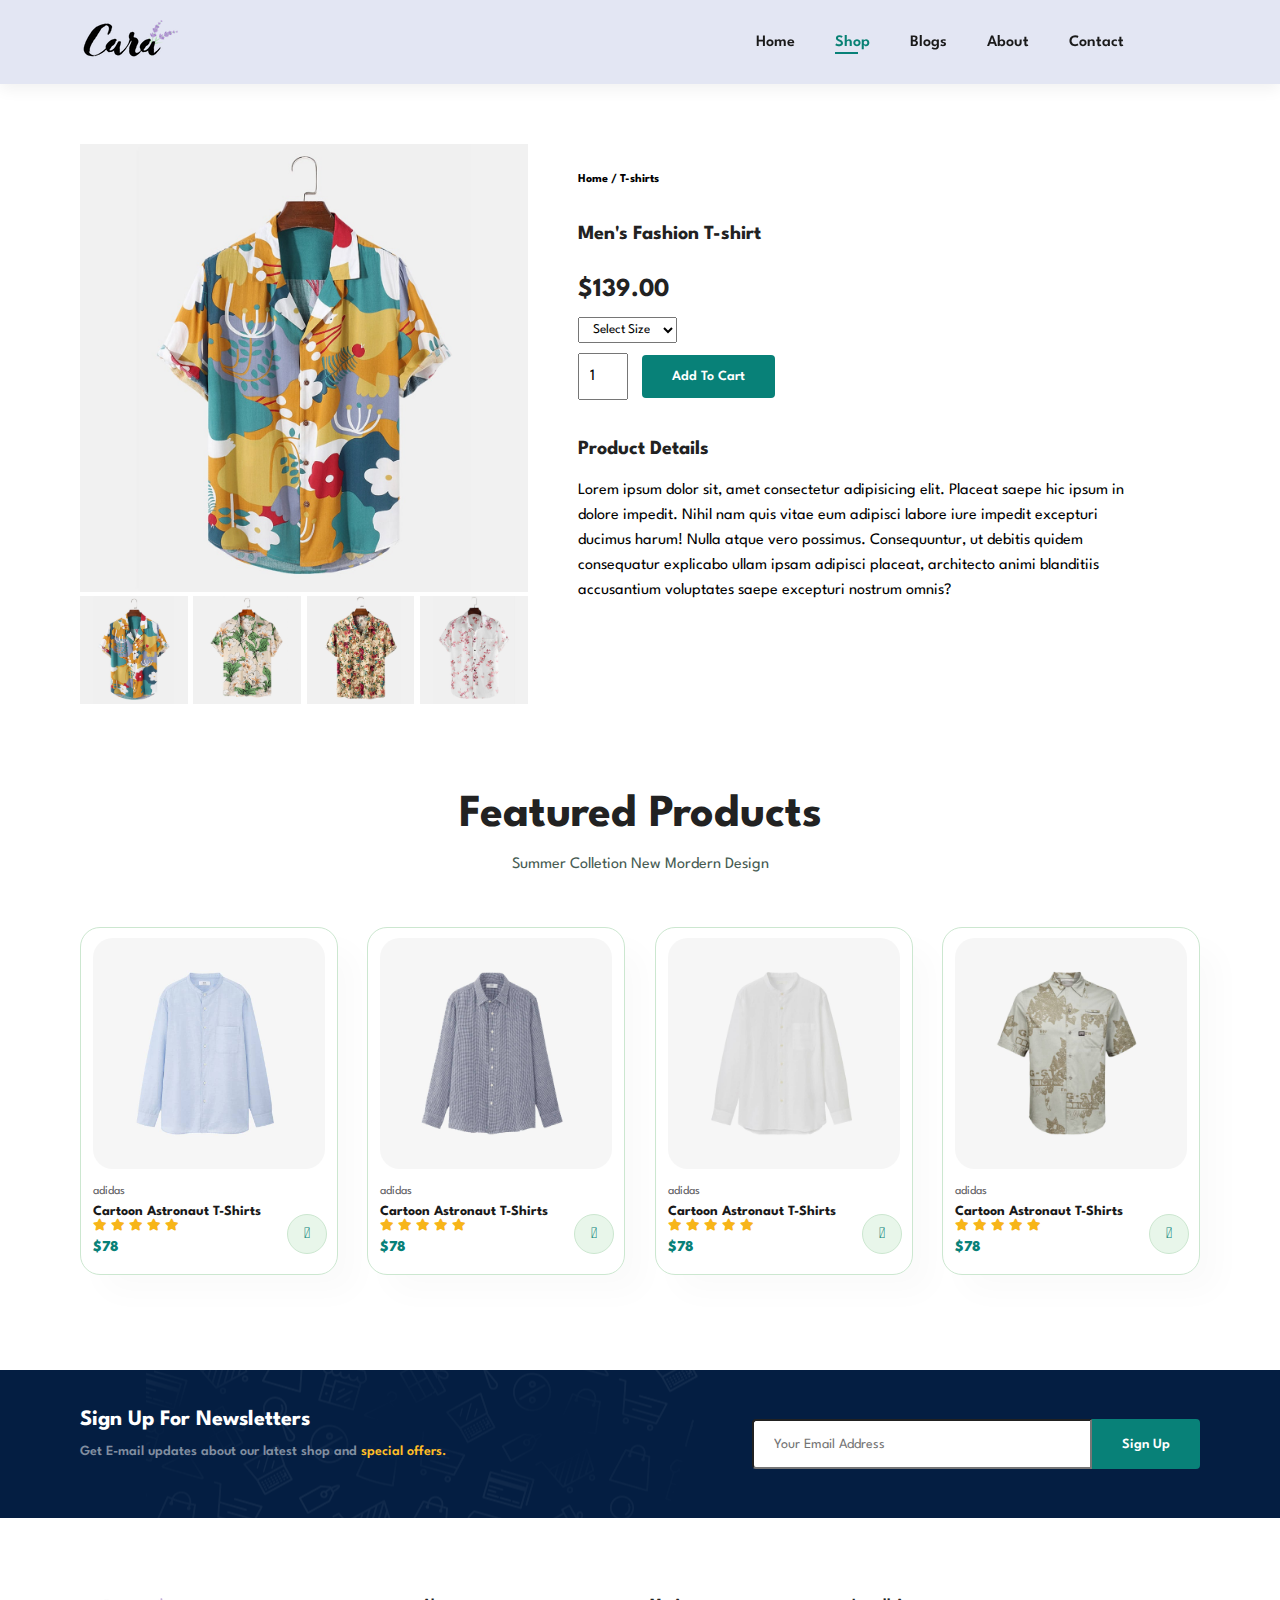
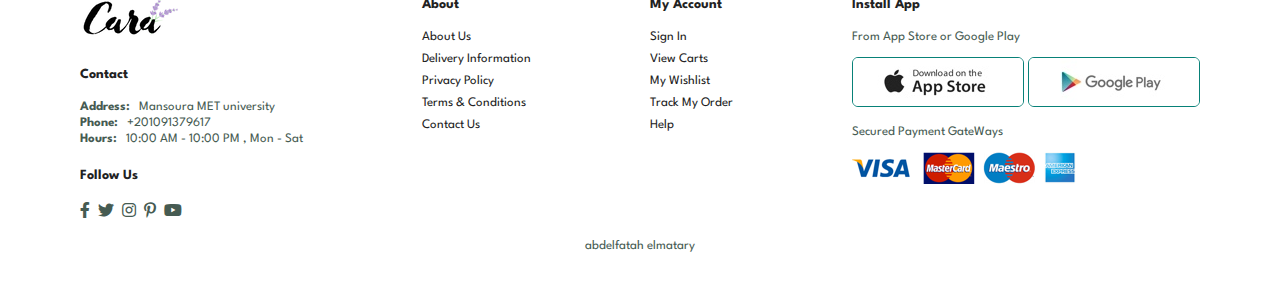
<file: sproduct1.html>
<!DOCTYPE html>
<html lang="en">
<head>
    <meta charset="UTF-8">
    <meta http-equiv="X-UA-Compatible" content="IE=edge">
    <meta name="viewport" content="width=device-width, initial-scale=1.0">
    <title>cara fashion</title>
    <link rel="stylesheet" href="style.css">
    <link rel="stylesheet" href="https://pro.fontawesome.com/releases/v5.10.0/css/all.css" />
</head>
<body>
    
<!-- navbar start -->
    <section id="header">
        <a href="#"><img src="./img/logo.png" class="logo" alt=""></a>
        <div>
            <ul id="navbar">
                <li><a href="index.html">Home</a></li>
                <li><a href="shop.html" class="active">Shop</a></li>
                <li><a href="blog.html">Blogs</a></li>
                <li><a href="about.html">About</a></li>
                <li><a href="contact.html">Contact</a></li>
                <li id="lg-bag"><a href="cart.html"><i class="far fa-shopping-bag"></i></a></li>
                <a href="#" id="close"><i class="far fa-times"></i></a>
            </ul>
        </div>
        <div id="mobile">
            <a href="cart.html"><i class="far fa-shopping-bag"></i></a>
            <i id="bar" class="fas fa-outdent"></i>
        </div>
    </section>
<!-- navbar end -->

    <section id="prodetail" class="section-p1">
        <div class="single-pro-image">
            <img src="img/products/f1.jpg" width="100%" id="mainimg" alt="">
            <div class="small-img-group">
                <div class="small-img-col">
                    <img src="img/products/f1.jpg" width="100%" class="small-img" alt="">
                </div>
                <div class="small-img-col">
                    <img src="img/products/f2.jpg" width="100%" class="small-img" alt="">
                </div>
                <div class="small-img-col">
                    <img src="img/products/f3.jpg" width="100%" class="small-img" alt="">
                </div>
                <div class="small-img-col">
                    <img src="img/products/f4.jpg" width="100%" class="small-img" alt="">
                </div>
            </div>
        </div>
        <div class="single-pro-detail">
            <h6>Home / T-shirts</h6>
            <h4>Men's Fashion T-shirt</h4>
            <h2>$139.00</h2>
            <select>
                <option>Select Size</option>
                <option>XL</option>
                <option>XXL</option>
                <option>Small</option>
                <option>Large</option>
            </select>
            <input type="number" value="1">
            <button class="normal">Add To Cart</button>
            <h4>Product Details</h4>
            <span>Lorem ipsum dolor sit, amet consectetur adipisicing elit. Placeat saepe hic ipsum in dolore impedit. Nihil nam quis vitae eum adipisci labore iure impedit excepturi ducimus harum! Nulla atque vero possimus. Consequuntur, ut debitis quidem consequatur explicabo ullam ipsam adipisci placeat, architecto animi blanditiis accusantium voluptates saepe excepturi nostrum omnis?</span>
        </div>
    </section>

    <section id="product1" class="section-p1">
        <h2>Featured Products</h2>
        <p>Summer Colletion New Mordern Design</p>
        <div class="pro-container">
            <div class="pro">
                <img src="img/products/n1.jpg" alt="">
                <div class="des">
                    <span>adidas</span>
                    <h5>Cartoon Astronaut T-Shirts</h5>
                    <div class="star">
                        <i class="fas fa-star"></i>
                        <i class="fas fa-star"></i>
                        <i class="fas fa-star"></i>
                        <i class="fas fa-star"></i>
                        <i class="fas fa-star"></i>
                    </div>
                    <h4>$78</h4>
                </div>
                <a href="#"><i class="fal fa-shopping-cart cart"></i></a>
            </div>
            <div class="pro">
                <img src="img/products/n2.jpg" alt="">
                <div class="des">
                    <span>adidas</span>
                    <h5>Cartoon Astronaut T-Shirts</h5>
                    <div class="star">
                        <i class="fas fa-star"></i>
                        <i class="fas fa-star"></i>
                        <i class="fas fa-star"></i>
                        <i class="fas fa-star"></i>
                        <i class="fas fa-star"></i>
                    </div>
                    <h4>$78</h4>
                </div>
                <a href="#"><i class="fal fa-shopping-cart cart"></i></a>
            </div>
            <div class="pro">
                <img src="img/products/n3.jpg" alt="">
                <div class="des">
                    <span>adidas</span>
                    <h5>Cartoon Astronaut T-Shirts</h5>
                    <div class="star">
                        <i class="fas fa-star"></i>
                        <i class="fas fa-star"></i>
                        <i class="fas fa-star"></i>
                        <i class="fas fa-star"></i>
                        <i class="fas fa-star"></i>
                    </div>
                    <h4>$78</h4>
                </div>
                <a href="#"><i class="fal fa-shopping-cart cart"></i></a>
            </div>
            <div class="pro">
                <img src="img/products/n4.jpg" alt="">
                <div class="des">
                    <span>adidas</span>
                    <h5>Cartoon Astronaut T-Shirts</h5>
                    <div class="star">
                        <i class="fas fa-star"></i>
                        <i class="fas fa-star"></i>
                        <i class="fas fa-star"></i>
                        <i class="fas fa-star"></i>
                        <i class="fas fa-star"></i>
                    </div>
                    <h4>$78</h4>
                </div>
                <a href="#"><i class="fal fa-shopping-cart cart"></i></a>
            </div>
        </div>
    </section>

    <section id="newsletter" class="section-p1 section-m1">
        <div class="newstext">
            <h4>Sign Up For Newsletters</h4>
            <p>Get E-mail updates about our latest shop and <span>special offers.</span></p>
        </div>
        <div class="form">
            <input type="text" placeholder="Your Email Address">
            <button class="normal">Sign Up</button>
        </div>
    </section>

    <footer class="section-p1">
        <div class="col">
            <img class="logo" src="img/logo.png" alt="">
            <h4>Contact</h4>
            <p><strong>Address: </strong>&nbsp; Mansoura MET university</p>
            <p><strong>Phone: </strong>&nbsp; +201091379617</p>
            <p><strong>Hours: </strong>&nbsp; 10:00 AM - 10:00 PM , Mon - Sat</p>
            <div class="follow">
                <h4>Follow Us</h4>
                <div class="icon">
                    <i class="fab fa-facebook-f"></i>
                    <i class="fab fa-twitter"></i>
                    <i class="fab fa-instagram"></i>
                    <i class="fab fa-pinterest-p"></i>
                    <i class="fab fa-youtube"></i>
                </div>
            </div>
        </div>
        <div class="col">
            <h4>About</h4>
            <a href="#">About Us</a>
            <a href="#">Delivery Information</a>
            <a href="#">Privacy Policy</a>
            <a href="#">Terms & Conditions</a>
            <a href="#">Contact Us</a>
        </div>
        <div class="col">
            <h4>My Account</h4>
            <a href="#">Sign In</a>
            <a href="#">View Carts</a>
            <a href="#">My Wishlist</a>
            <a href="#">Track My Order</a>
            <a href="#">Help</a>
        </div>
        <div class="col install">
            <h4>Install App</h4>
            <p>From App Store or Google Play</p>
            <div class="row">
                <img src="img/pay/app.jpg" alt="">
                <img src="img/pay/play.jpg" alt="">
            </div>
            <p>Secured Payment GateWays</p>
            <img src="img/pay/pay.png" alt="">
        </div>
        <div class="copyrite">
            <p>abdelfatah elmatary</p>
        </div>
    </footer>

    <script>
        // silder
        var mainimg = document.getElementById("mainimg");
        var smallimg = document.getElementsByClassName("small-img");
    
        smallimg[0].onclick = function(){
            mainimg.src = smallimg[0].src;
        }
        
        smallimg[1].onclick = function(){
            mainimg.src = smallimg[1].src;
        }

        smallimg[2].onclick = function(){
            mainimg.src = smallimg[2].src;
        }
        
        smallimg[3].onclick = function(){
            mainimg.src = smallimg[3].src;
        }
    </script>

    <script src="script.js"></script>
</body>
</html>
</file>
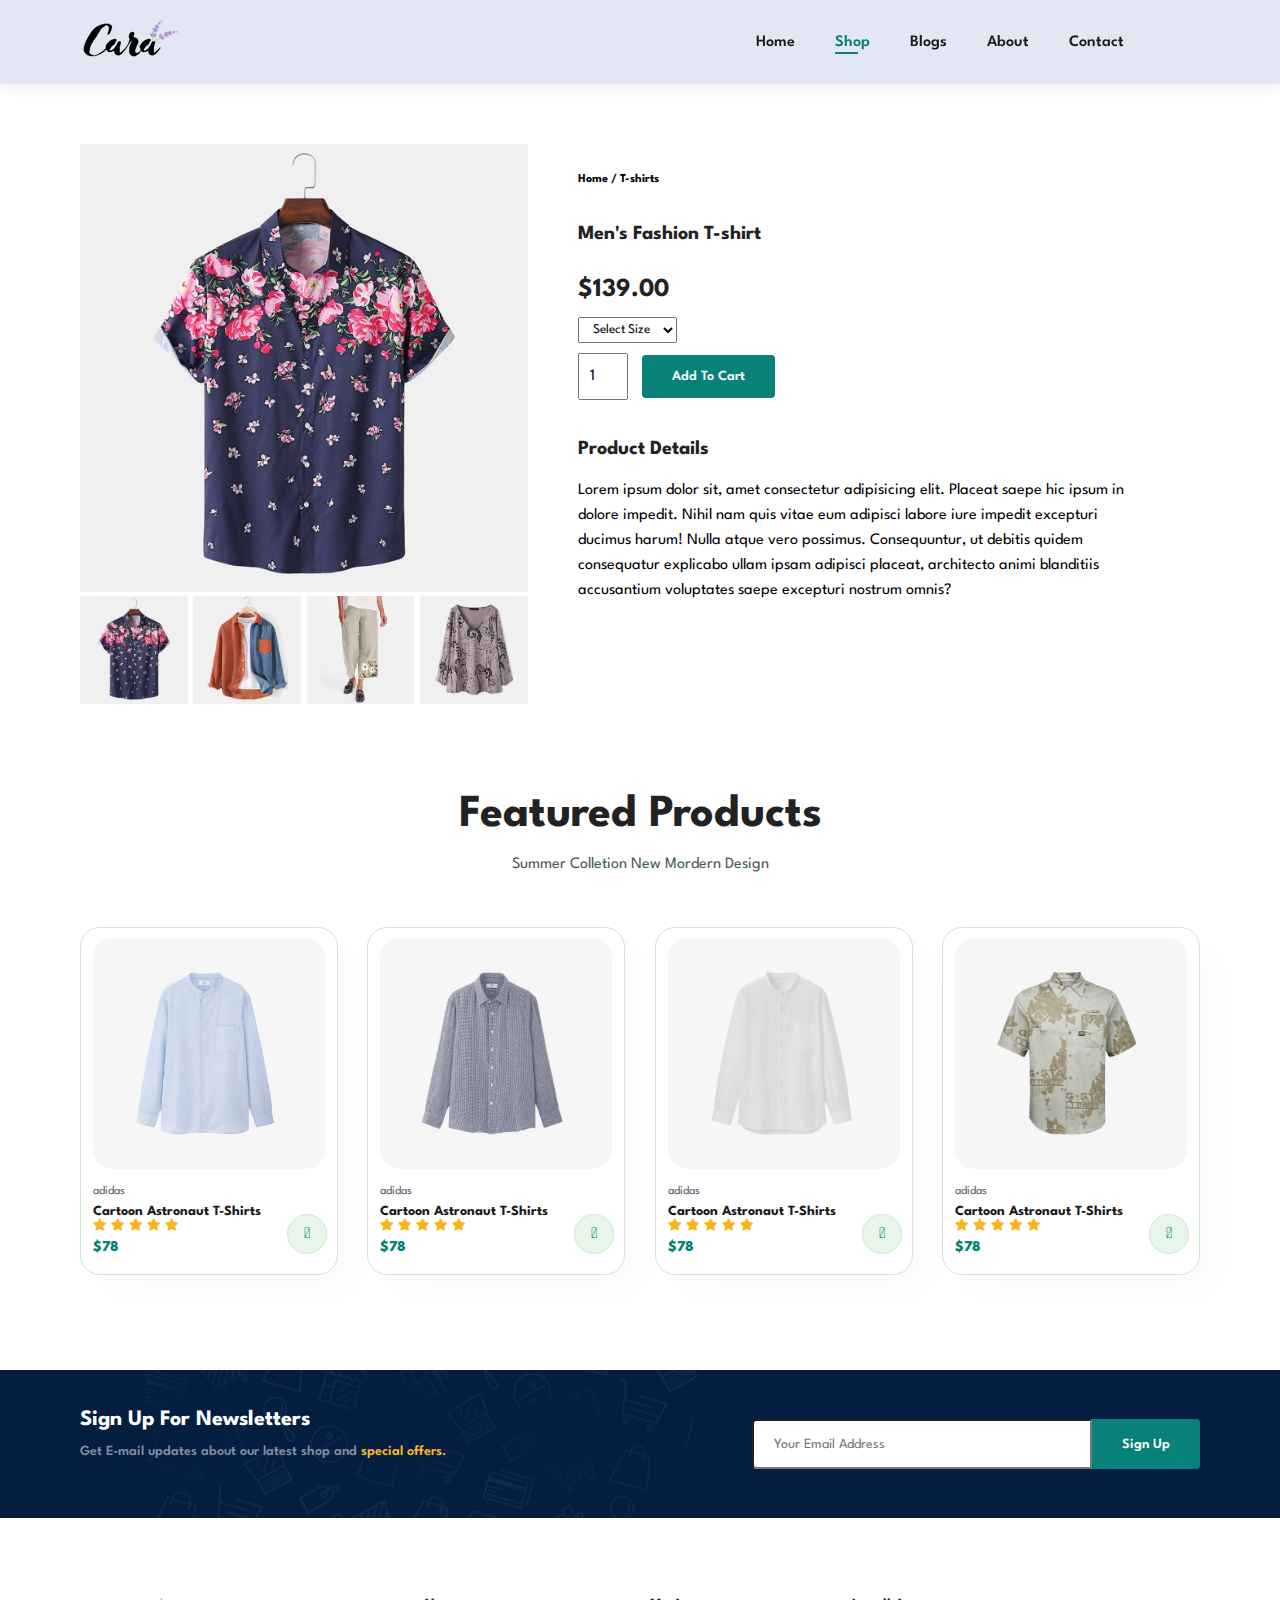
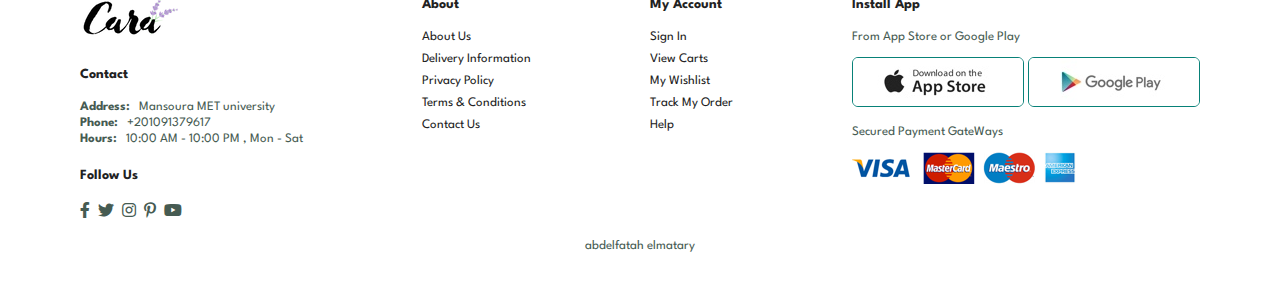
<file: sproduct2.html>
<!DOCTYPE html>
<html lang="en">
<head>
    <meta charset="UTF-8">
    <meta http-equiv="X-UA-Compatible" content="IE=edge">
    <meta name="viewport" content="width=device-width, initial-scale=1.0">
    <title>cara fashion</title>
    <link rel="stylesheet" href="style.css">
    <link rel="stylesheet" href="https://pro.fontawesome.com/releases/v5.10.0/css/all.css" />
</head>
<body>
    
<!-- navbar start -->
    <section id="header">
        <a href="#"><img src="./img/logo.png" class="logo" alt=""></a>
        <div>
            <ul id="navbar">
                <li><a href="index.html">Home</a></li>
                <li><a href="shop.html" class="active">Shop</a></li>
                <li><a href="blog.html">Blogs</a></li>
                <li><a href="about.html">About</a></li>
                <li><a href="contact.html">Contact</a></li>
                <li id="lg-bag"><a href="cart.html"><i class="far fa-shopping-bag"></i></a></li>
                <a href="#" id="close"><i class="far fa-times"></i></a>
            </ul>
        </div>
        <div id="mobile">
            <a href="cart.html"><i class="far fa-shopping-bag"></i></a>
            <i id="bar" class="fas fa-outdent"></i>
        </div>
    </section>
<!-- navbar end -->

    <section id="prodetail" class="section-p1">
        <div class="single-pro-image">
            <img src="img/products/f5.jpg" width="100%" id="mainimg" alt="">
            <div class="small-img-group">
                <div class="small-img-col">
                    <img src="img/products/f5.jpg" width="100%" class="small-img" alt="">
                </div>
                <div class="small-img-col">
                    <img src="img/products/f6.jpg" width="100%" class="small-img" alt="">
                </div>
                <div class="small-img-col">
                    <img src="img/products/f7.jpg" width="100%" class="small-img" alt="">
                </div>
                <div class="small-img-col">
                    <img src="img/products/f8.jpg" width="100%" class="small-img" alt="">
                </div>
            </div>
        </div>
        <div class="single-pro-detail">
            <h6>Home / T-shirts</h6>
            <h4>Men's Fashion T-shirt</h4>
            <h2>$139.00</h2>
            <select>
                <option>Select Size</option>
                <option>XL</option>
                <option>XXL</option>
                <option>Small</option>
                <option>Large</option>
            </select>
            <input type="number" value="1">
            <button class="normal">Add To Cart</button>
            <h4>Product Details</h4>
            <span>Lorem ipsum dolor sit, amet consectetur adipisicing elit. Placeat saepe hic ipsum in dolore impedit. Nihil nam quis vitae eum adipisci labore iure impedit excepturi ducimus harum! Nulla atque vero possimus. Consequuntur, ut debitis quidem consequatur explicabo ullam ipsam adipisci placeat, architecto animi blanditiis accusantium voluptates saepe excepturi nostrum omnis?</span>
        </div>
    </section>

    <section id="product1" class="section-p1">
        <h2>Featured Products</h2>
        <p>Summer Colletion New Mordern Design</p>
        <div class="pro-container">
            <div class="pro">
                <img src="img/products/n1.jpg" alt="">
                <div class="des">
                    <span>adidas</span>
                    <h5>Cartoon Astronaut T-Shirts</h5>
                    <div class="star">
                        <i class="fas fa-star"></i>
                        <i class="fas fa-star"></i>
                        <i class="fas fa-star"></i>
                        <i class="fas fa-star"></i>
                        <i class="fas fa-star"></i>
                    </div>
                    <h4>$78</h4>
                </div>
                <a href="#"><i class="fal fa-shopping-cart cart"></i></a>
            </div>
            <div class="pro">
                <img src="img/products/n2.jpg" alt="">
                <div class="des">
                    <span>adidas</span>
                    <h5>Cartoon Astronaut T-Shirts</h5>
                    <div class="star">
                        <i class="fas fa-star"></i>
                        <i class="fas fa-star"></i>
                        <i class="fas fa-star"></i>
                        <i class="fas fa-star"></i>
                        <i class="fas fa-star"></i>
                    </div>
                    <h4>$78</h4>
                </div>
                <a href="#"><i class="fal fa-shopping-cart cart"></i></a>
            </div>
            <div class="pro">
                <img src="img/products/n3.jpg" alt="">
                <div class="des">
                    <span>adidas</span>
                    <h5>Cartoon Astronaut T-Shirts</h5>
                    <div class="star">
                        <i class="fas fa-star"></i>
                        <i class="fas fa-star"></i>
                        <i class="fas fa-star"></i>
                        <i class="fas fa-star"></i>
                        <i class="fas fa-star"></i>
                    </div>
                    <h4>$78</h4>
                </div>
                <a href="#"><i class="fal fa-shopping-cart cart"></i></a>
            </div>
            <div class="pro">
                <img src="img/products/n4.jpg" alt="">
                <div class="des">
                    <span>adidas</span>
                    <h5>Cartoon Astronaut T-Shirts</h5>
                    <div class="star">
                        <i class="fas fa-star"></i>
                        <i class="fas fa-star"></i>
                        <i class="fas fa-star"></i>
                        <i class="fas fa-star"></i>
                        <i class="fas fa-star"></i>
                    </div>
                    <h4>$78</h4>
                </div>
                <a href="#"><i class="fal fa-shopping-cart cart"></i></a>
            </div>
        </div>
    </section>

    <section id="newsletter" class="section-p1 section-m1">
        <div class="newstext">
            <h4>Sign Up For Newsletters</h4>
            <p>Get E-mail updates about our latest shop and <span>special offers.</span></p>
        </div>
        <div class="form">
            <input type="text" placeholder="Your Email Address">
            <button class="normal">Sign Up</button>
        </div>
    </section>

    <footer class="section-p1">
        <div class="col">
            <img class="logo" src="img/logo.png" alt="">
            <h4>Contact</h4>
            <p><strong>Address: </strong>&nbsp; Mansoura MET university</p>
            <p><strong>Phone: </strong>&nbsp; +201091379617</p>
            <p><strong>Hours: </strong>&nbsp; 10:00 AM - 10:00 PM , Mon - Sat</p>
            <div class="follow">
                <h4>Follow Us</h4>
                <div class="icon">
                    <i class="fab fa-facebook-f"></i>
                    <i class="fab fa-twitter"></i>
                    <i class="fab fa-instagram"></i>
                    <i class="fab fa-pinterest-p"></i>
                    <i class="fab fa-youtube"></i>
                </div>
            </div>
        </div>
        <div class="col">
            <h4>About</h4>
            <a href="#">About Us</a>
            <a href="#">Delivery Information</a>
            <a href="#">Privacy Policy</a>
            <a href="#">Terms & Conditions</a>
            <a href="#">Contact Us</a>
        </div>
        <div class="col">
            <h4>My Account</h4>
            <a href="#">Sign In</a>
            <a href="#">View Carts</a>
            <a href="#">My Wishlist</a>
            <a href="#">Track My Order</a>
            <a href="#">Help</a>
        </div>
        <div class="col install">
            <h4>Install App</h4>
            <p>From App Store or Google Play</p>
            <div class="row">
                <img src="img/pay/app.jpg" alt="">
                <img src="img/pay/play.jpg" alt="">
            </div>
            <p>Secured Payment GateWays</p>
            <img src="img/pay/pay.png" alt="">
        </div>
        <div class="copyrite">
            <p>abdelfatah elmatary</p>
        </div>
    </footer>

    <script>
        // silder
        var mainimg = document.getElementById("mainimg");
        var smallimg = document.getElementsByClassName("small-img");
    
        smallimg[0].onclick = function(){
            mainimg.src = smallimg[0].src;
        }
        
        smallimg[1].onclick = function(){
            mainimg.src = smallimg[1].src;
        }

        smallimg[2].onclick = function(){
            mainimg.src = smallimg[2].src;
        }
        
        smallimg[3].onclick = function(){
            mainimg.src = smallimg[3].src;
        }
    </script>

    <script src="script.js"></script>
</body>
</html>
</file>
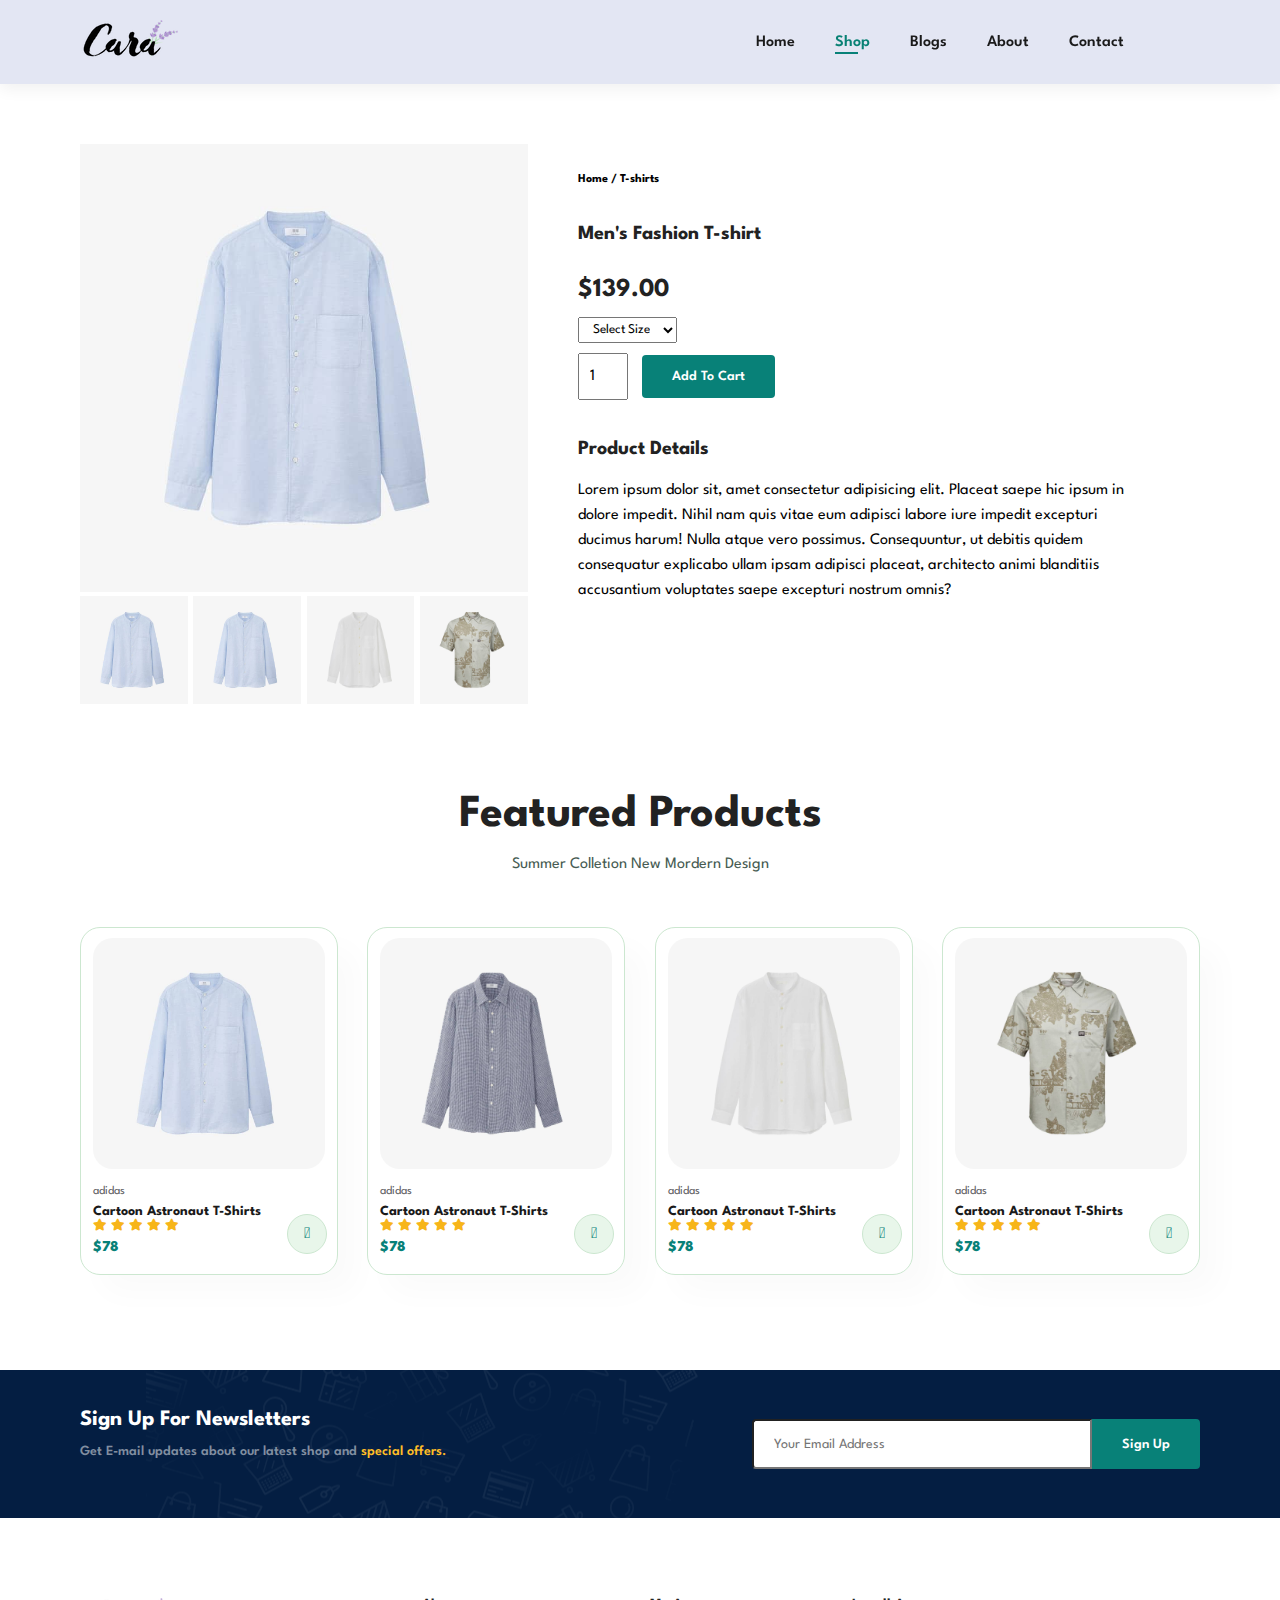
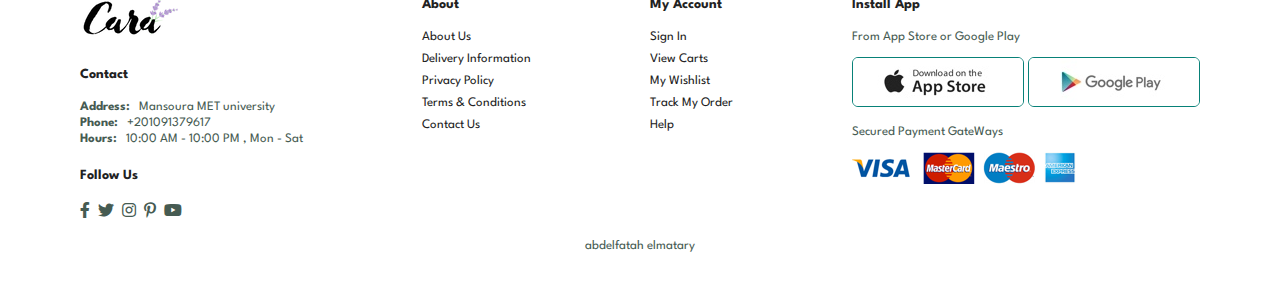
<file: sproduct3.html>
<!DOCTYPE html>
<html lang="en">
<head>
    <meta charset="UTF-8">
    <meta http-equiv="X-UA-Compatible" content="IE=edge">
    <meta name="viewport" content="width=device-width, initial-scale=1.0">
    <title>cara fashion</title>
    <link rel="stylesheet" href="style.css">
    <link rel="stylesheet" href="https://pro.fontawesome.com/releases/v5.10.0/css/all.css" />
</head>
<body>
    
<!-- navbar start -->
    <section id="header">
        <a href="#"><img src="./img/logo.png" class="logo" alt=""></a>
        <div>
            <ul id="navbar">
                <li><a href="index.html">Home</a></li>
                <li><a href="shop.html" class="active">Shop</a></li>
                <li><a href="blog.html">Blogs</a></li>
                <li><a href="about.html">About</a></li>
                <li><a href="contact.html">Contact</a></li>
                <li id="lg-bag"><a href="cart.html"><i class="far fa-shopping-bag"></i></a></li>
                <a href="#" id="close"><i class="far fa-times"></i></a>
            </ul>
        </div>
        <div id="mobile">
            <a href="cart.html"><i class="far fa-shopping-bag"></i></a>
            <i id="bar" class="fas fa-outdent"></i>
        </div>
    </section>
<!-- navbar end -->

    <section id="prodetail" class="section-p1">
        <div class="single-pro-image">
            <img src="img/products/n1.jpg" width="100%" id="mainimg" alt="">
            <div class="small-img-group">
                <div class="small-img-col">
                    <img src="img/products/n1.jpg" width="100%" class="small-img" alt="">
                </div>
                <div class="small-img-col">
                    <img src="img/products/n1.jpg" width="100%" class="small-img" alt="">
                </div>
                <div class="small-img-col">
                    <img src="img/products/n3.jpg" width="100%" class="small-img" alt="">
                </div>
                <div class="small-img-col">
                    <img src="img/products/n4.jpg" width="100%" class="small-img" alt="">
                </div>
            </div>
        </div>
        <div class="single-pro-detail">
            <h6>Home / T-shirts</h6>
            <h4>Men's Fashion T-shirt</h4>
            <h2>$139.00</h2>
            <select>
                <option>Select Size</option>
                <option>XL</option>
                <option>XXL</option>
                <option>Small</option>
                <option>Large</option>
            </select>
            <input type="number" value="1">
            <button class="normal">Add To Cart</button>
            <h4>Product Details</h4>
            <span>Lorem ipsum dolor sit, amet consectetur adipisicing elit. Placeat saepe hic ipsum in dolore impedit. Nihil nam quis vitae eum adipisci labore iure impedit excepturi ducimus harum! Nulla atque vero possimus. Consequuntur, ut debitis quidem consequatur explicabo ullam ipsam adipisci placeat, architecto animi blanditiis accusantium voluptates saepe excepturi nostrum omnis?</span>
        </div>
    </section>

    <section id="product1" class="section-p1">
        <h2>Featured Products</h2>
        <p>Summer Colletion New Mordern Design</p>
        <div class="pro-container">
            <div class="pro">
                <img src="img/products/n1.jpg" alt="">
                <div class="des">
                    <span>adidas</span>
                    <h5>Cartoon Astronaut T-Shirts</h5>
                    <div class="star">
                        <i class="fas fa-star"></i>
                        <i class="fas fa-star"></i>
                        <i class="fas fa-star"></i>
                        <i class="fas fa-star"></i>
                        <i class="fas fa-star"></i>
                    </div>
                    <h4>$78</h4>
                </div>
                <a href="#"><i class="fal fa-shopping-cart cart"></i></a>
            </div>
            <div class="pro">
                <img src="img/products/n2.jpg" alt="">
                <div class="des">
                    <span>adidas</span>
                    <h5>Cartoon Astronaut T-Shirts</h5>
                    <div class="star">
                        <i class="fas fa-star"></i>
                        <i class="fas fa-star"></i>
                        <i class="fas fa-star"></i>
                        <i class="fas fa-star"></i>
                        <i class="fas fa-star"></i>
                    </div>
                    <h4>$78</h4>
                </div>
                <a href="#"><i class="fal fa-shopping-cart cart"></i></a>
            </div>
            <div class="pro">
                <img src="img/products/n3.jpg" alt="">
                <div class="des">
                    <span>adidas</span>
                    <h5>Cartoon Astronaut T-Shirts</h5>
                    <div class="star">
                        <i class="fas fa-star"></i>
                        <i class="fas fa-star"></i>
                        <i class="fas fa-star"></i>
                        <i class="fas fa-star"></i>
                        <i class="fas fa-star"></i>
                    </div>
                    <h4>$78</h4>
                </div>
                <a href="#"><i class="fal fa-shopping-cart cart"></i></a>
            </div>
            <div class="pro">
                <img src="img/products/n4.jpg" alt="">
                <div class="des">
                    <span>adidas</span>
                    <h5>Cartoon Astronaut T-Shirts</h5>
                    <div class="star">
                        <i class="fas fa-star"></i>
                        <i class="fas fa-star"></i>
                        <i class="fas fa-star"></i>
                        <i class="fas fa-star"></i>
                        <i class="fas fa-star"></i>
                    </div>
                    <h4>$78</h4>
                </div>
                <a href="#"><i class="fal fa-shopping-cart cart"></i></a>
            </div>
        </div>
    </section>

    <section id="newsletter" class="section-p1 section-m1">
        <div class="newstext">
            <h4>Sign Up For Newsletters</h4>
            <p>Get E-mail updates about our latest shop and <span>special offers.</span></p>
        </div>
        <div class="form">
            <input type="text" placeholder="Your Email Address">
            <button class="normal">Sign Up</button>
        </div>
    </section>

    <footer class="section-p1">
        <div class="col">
            <img class="logo" src="img/logo.png" alt="">
            <h4>Contact</h4>
            <p><strong>Address: </strong>&nbsp; Mansoura MET university</p>
            <p><strong>Phone: </strong>&nbsp; +201091379617</p>
            <p><strong>Hours: </strong>&nbsp; 10:00 AM - 10:00 PM , Mon - Sat</p>
            <div class="follow">
                <h4>Follow Us</h4>
                <div class="icon">
                    <i class="fab fa-facebook-f"></i>
                    <i class="fab fa-twitter"></i>
                    <i class="fab fa-instagram"></i>
                    <i class="fab fa-pinterest-p"></i>
                    <i class="fab fa-youtube"></i>
                </div>
            </div>
        </div>
        <div class="col">
            <h4>About</h4>
            <a href="#">About Us</a>
            <a href="#">Delivery Information</a>
            <a href="#">Privacy Policy</a>
            <a href="#">Terms & Conditions</a>
            <a href="#">Contact Us</a>
        </div>
        <div class="col">
            <h4>My Account</h4>
            <a href="#">Sign In</a>
            <a href="#">View Carts</a>
            <a href="#">My Wishlist</a>
            <a href="#">Track My Order</a>
            <a href="#">Help</a>
        </div>
        <div class="col install">
            <h4>Install App</h4>
            <p>From App Store or Google Play</p>
            <div class="row">
                <img src="img/pay/app.jpg" alt="">
                <img src="img/pay/play.jpg" alt="">
            </div>
            <p>Secured Payment GateWays</p>
            <img src="img/pay/pay.png" alt="">
        </div>
        <div class="copyrite">
            <p>abdelfatah elmatary</p>
        </div>
    </footer>

    <script>
        // silder
        var mainimg = document.getElementById("mainimg");
        var smallimg = document.getElementsByClassName("small-img");
    
        smallimg[0].onclick = function(){
            mainimg.src = smallimg[0].src;
        }
        
        smallimg[1].onclick = function(){
            mainimg.src = smallimg[1].src;
        }

        smallimg[2].onclick = function(){
            mainimg.src = smallimg[2].src;
        }
        
        smallimg[3].onclick = function(){
            mainimg.src = smallimg[3].src;
        }
    </script>

    <script src="script.js"></script>
</body>
</html>
</file>
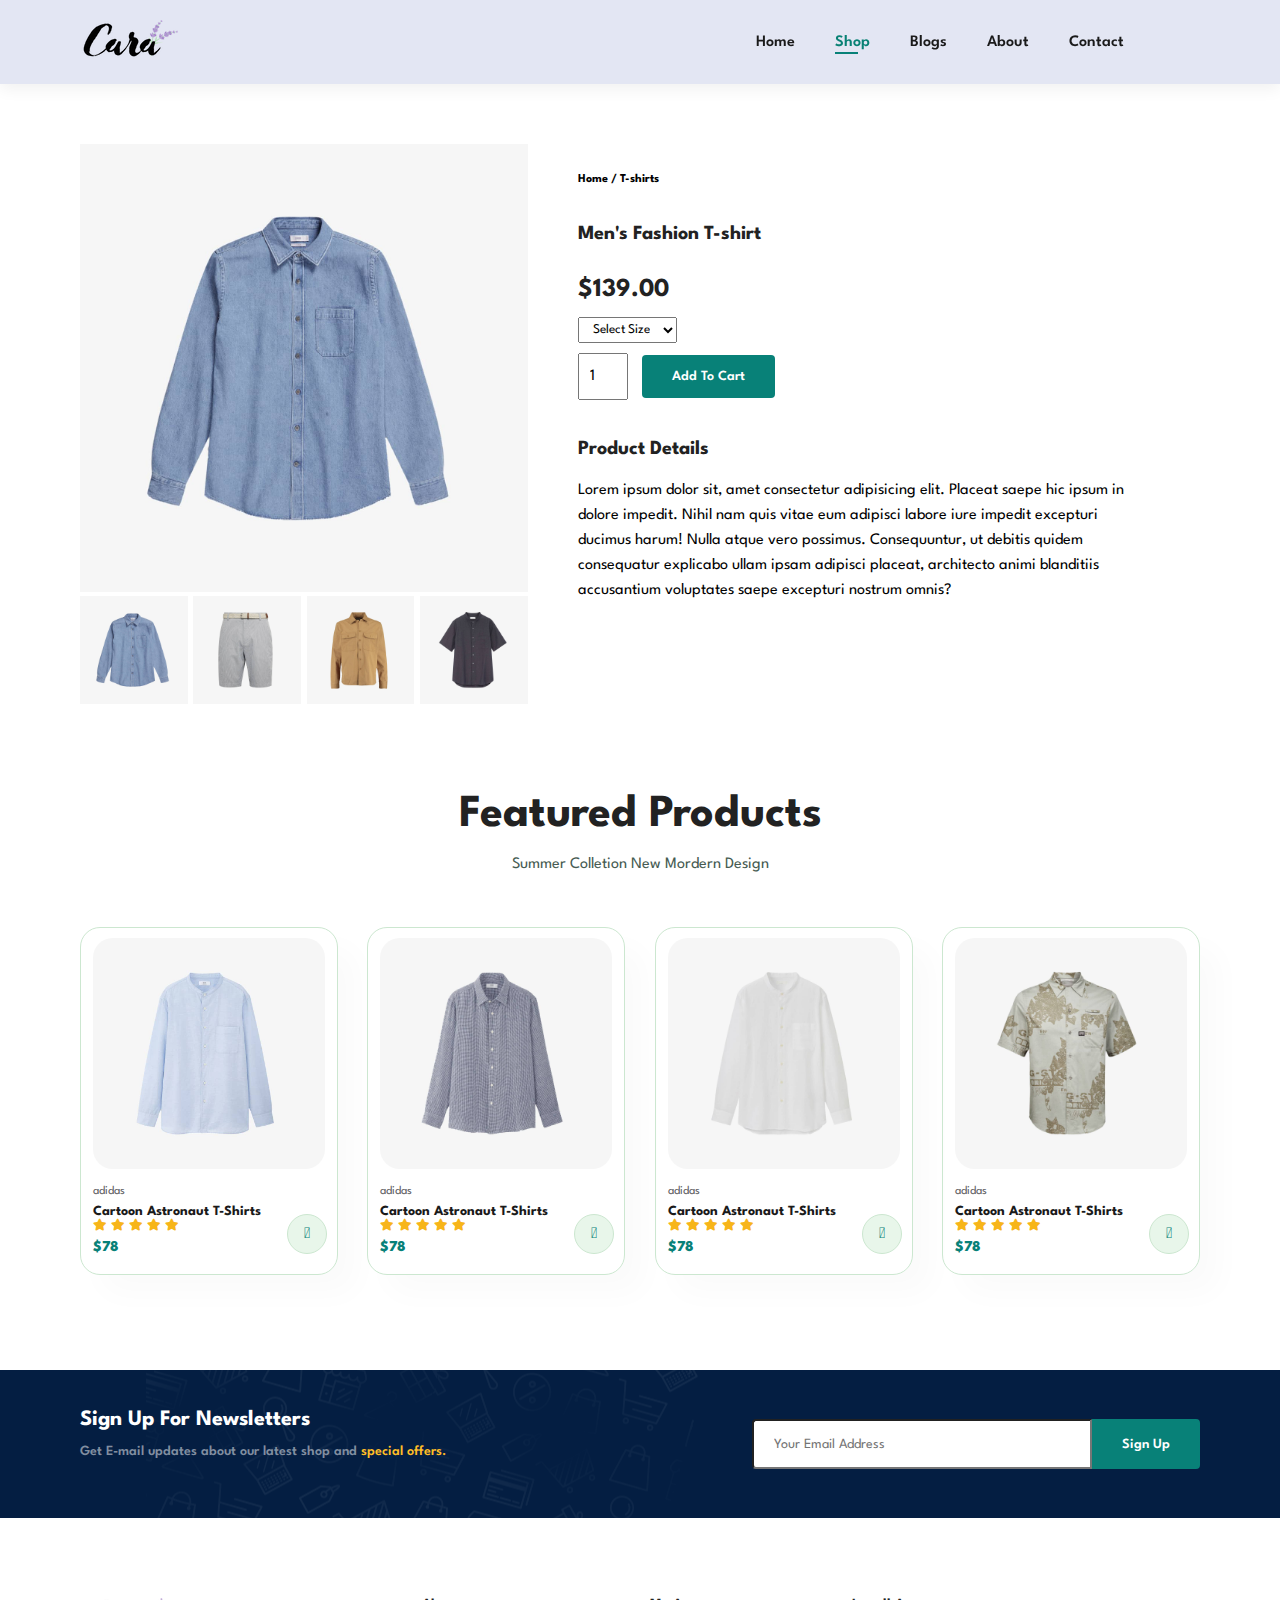
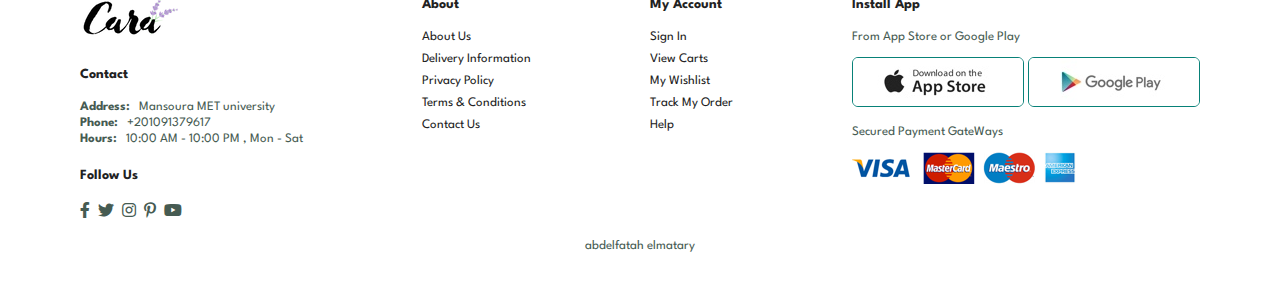
<file: sproduct4.html>
<!DOCTYPE html>
<html lang="en">
<head>
    <meta charset="UTF-8">
    <meta http-equiv="X-UA-Compatible" content="IE=edge">
    <meta name="viewport" content="width=device-width, initial-scale=1.0">
    <title>cara fashion</title>
    <link rel="stylesheet" href="style.css">
    <link rel="stylesheet" href="https://pro.fontawesome.com/releases/v5.10.0/css/all.css" />
</head>
<body>
    
<!-- navbar start -->
    <section id="header">
        <a href="#"><img src="./img/logo.png" class="logo" alt=""></a>
        <div>
            <ul id="navbar">
                <li><a href="index.html">Home</a></li>
                <li><a href="shop.html" class="active">Shop</a></li>
                <li><a href="blog.html">Blogs</a></li>
                <li><a href="about.html">About</a></li>
                <li><a href="contact.html">Contact</a></li>
                <li id="lg-bag"><a href="cart.html"><i class="far fa-shopping-bag"></i></a></li>
                <a href="#" id="close"><i class="far fa-times"></i></a>
            </ul>
        </div>
        <div id="mobile">
            <a href="cart.html"><i class="far fa-shopping-bag"></i></a>
            <i id="bar" class="fas fa-outdent"></i>
        </div>
    </section>
<!-- navbar end -->

    <section id="prodetail" class="section-p1">
        <div class="single-pro-image">
            <img src="img/products/n5.jpg" width="100%" id="mainimg" alt="">
            <div class="small-img-group">
                <div class="small-img-col">
                    <img src="img/products/n5.jpg" width="100%" class="small-img" alt="">
                </div>
                <div class="small-img-col">
                    <img src="img/products/n6.jpg" width="100%" class="small-img" alt="">
                </div>
                <div class="small-img-col">
                    <img src="img/products/n7.jpg" width="100%" class="small-img" alt="">
                </div>
                <div class="small-img-col">
                    <img src="img/products/n8.jpg" width="100%" class="small-img" alt="">
                </div>
            </div>
        </div>
        <div class="single-pro-detail">
            <h6>Home / T-shirts</h6>
            <h4>Men's Fashion T-shirt</h4>
            <h2>$139.00</h2>
            <select>
                <option>Select Size</option>
                <option>XL</option>
                <option>XXL</option>
                <option>Small</option>
                <option>Large</option>
            </select>
            <input type="number" value="1">
            <button class="normal">Add To Cart</button>
            <h4>Product Details</h4>
            <span>Lorem ipsum dolor sit, amet consectetur adipisicing elit. Placeat saepe hic ipsum in dolore impedit. Nihil nam quis vitae eum adipisci labore iure impedit excepturi ducimus harum! Nulla atque vero possimus. Consequuntur, ut debitis quidem consequatur explicabo ullam ipsam adipisci placeat, architecto animi blanditiis accusantium voluptates saepe excepturi nostrum omnis?</span>
        </div>
    </section>

    <section id="product1" class="section-p1">
        <h2>Featured Products</h2>
        <p>Summer Colletion New Mordern Design</p>
        <div class="pro-container">
            <div class="pro">
                <img src="img/products/n1.jpg" alt="">
                <div class="des">
                    <span>adidas</span>
                    <h5>Cartoon Astronaut T-Shirts</h5>
                    <div class="star">
                        <i class="fas fa-star"></i>
                        <i class="fas fa-star"></i>
                        <i class="fas fa-star"></i>
                        <i class="fas fa-star"></i>
                        <i class="fas fa-star"></i>
                    </div>
                    <h4>$78</h4>
                </div>
                <a href="#"><i class="fal fa-shopping-cart cart"></i></a>
            </div>
            <div class="pro">
                <img src="img/products/n2.jpg" alt="">
                <div class="des">
                    <span>adidas</span>
                    <h5>Cartoon Astronaut T-Shirts</h5>
                    <div class="star">
                        <i class="fas fa-star"></i>
                        <i class="fas fa-star"></i>
                        <i class="fas fa-star"></i>
                        <i class="fas fa-star"></i>
                        <i class="fas fa-star"></i>
                    </div>
                    <h4>$78</h4>
                </div>
                <a href="#"><i class="fal fa-shopping-cart cart"></i></a>
            </div>
            <div class="pro">
                <img src="img/products/n3.jpg" alt="">
                <div class="des">
                    <span>adidas</span>
                    <h5>Cartoon Astronaut T-Shirts</h5>
                    <div class="star">
                        <i class="fas fa-star"></i>
                        <i class="fas fa-star"></i>
                        <i class="fas fa-star"></i>
                        <i class="fas fa-star"></i>
                        <i class="fas fa-star"></i>
                    </div>
                    <h4>$78</h4>
                </div>
                <a href="#"><i class="fal fa-shopping-cart cart"></i></a>
            </div>
            <div class="pro">
                <img src="img/products/n4.jpg" alt="">
                <div class="des">
                    <span>adidas</span>
                    <h5>Cartoon Astronaut T-Shirts</h5>
                    <div class="star">
                        <i class="fas fa-star"></i>
                        <i class="fas fa-star"></i>
                        <i class="fas fa-star"></i>
                        <i class="fas fa-star"></i>
                        <i class="fas fa-star"></i>
                    </div>
                    <h4>$78</h4>
                </div>
                <a href="#"><i class="fal fa-shopping-cart cart"></i></a>
            </div>
        </div>
    </section>

    <section id="newsletter" class="section-p1 section-m1">
        <div class="newstext">
            <h4>Sign Up For Newsletters</h4>
            <p>Get E-mail updates about our latest shop and <span>special offers.</span></p>
        </div>
        <div class="form">
            <input type="text" placeholder="Your Email Address">
            <button class="normal">Sign Up</button>
        </div>
    </section>

    <footer class="section-p1">
        <div class="col">
            <img class="logo" src="img/logo.png" alt="">
            <h4>Contact</h4>
            <p><strong>Address: </strong>&nbsp; Mansoura MET university</p>
            <p><strong>Phone: </strong>&nbsp; +201091379617</p>
            <p><strong>Hours: </strong>&nbsp; 10:00 AM - 10:00 PM , Mon - Sat</p>
            <div class="follow">
                <h4>Follow Us</h4>
                <div class="icon">
                    <i class="fab fa-facebook-f"></i>
                    <i class="fab fa-twitter"></i>
                    <i class="fab fa-instagram"></i>
                    <i class="fab fa-pinterest-p"></i>
                    <i class="fab fa-youtube"></i>
                </div>
            </div>
        </div>
        <div class="col">
            <h4>About</h4>
            <a href="#">About Us</a>
            <a href="#">Delivery Information</a>
            <a href="#">Privacy Policy</a>
            <a href="#">Terms & Conditions</a>
            <a href="#">Contact Us</a>
        </div>
        <div class="col">
            <h4>My Account</h4>
            <a href="#">Sign In</a>
            <a href="#">View Carts</a>
            <a href="#">My Wishlist</a>
            <a href="#">Track My Order</a>
            <a href="#">Help</a>
        </div>
        <div class="col install">
            <h4>Install App</h4>
            <p>From App Store or Google Play</p>
            <div class="row">
                <img src="img/pay/app.jpg" alt="">
                <img src="img/pay/play.jpg" alt="">
            </div>
            <p>Secured Payment GateWays</p>
            <img src="img/pay/pay.png" alt="">
        </div>
        <div class="copyrite">
            <p>abdelfatah elmatary</p>
        </div>
    </footer>

    <script>
        // silder
        var mainimg = document.getElementById("mainimg");
        var smallimg = document.getElementsByClassName("small-img");
    
        smallimg[0].onclick = function(){
            mainimg.src = smallimg[0].src;
        }
        
        smallimg[1].onclick = function(){
            mainimg.src = smallimg[1].src;
        }

        smallimg[2].onclick = function(){
            mainimg.src = smallimg[2].src;
        }
        
        smallimg[3].onclick = function(){
            mainimg.src = smallimg[3].src;
        }
    </script>

    <script src="script.js"></script>
</body>
</html>
</file>
<file: style.css>
@import url("https://fonts.googleapis.com/css2?family=Spartan:wght@100;200;300;400;500;600;700;800;900&display=swap");

*{
    margin: 0;
    padding: 0;
    box-sizing: border-box;
    font-family: 'Spartan', sans-serif;
}

html {
    scroll-behavior: smooth;
  }
  
  /* Global Styles */
  
  h1 {
    font-size: 50px;
    line-height: 64px;
    color: #222;
  }
  
  h2 {
    font-size: 46px;
    line-height: 54px;
    color: #222;
  }
  
  h4 {
    font-size: 20px;
    color: #222;
  }
  
  h6 {
    font-weight: 700;
    font-size: 12px;
  }
  
  p {
    font-size: 16px;
    color: #465b52;
    margin: 15px 0 20px 0;
  }
  
  .section-p1 {
    padding: 40px 80px;
  }
  
  .section-m1 {
    margin: 40px 0;
  }

  button.normal{
    font-size: 14px;
    font-weight: 600;
    padding: 15px 30px;
    color: black;
    background-color: white;
    border-radius: 4px;
    cursor: pointer;
    border: none;
    outline: none;
    transition: 0.2s;
  }
  
  button.white{
    font-size: 13px;
    font-weight: 600;
    padding: 11px 18px;
    color: white;
    background-color: transparent;
    cursor: pointer;
    border: 1px solid white;
    outline: none;
    transition: 0.2s;
  }

  body {
    width: 100%;
  }
  

 /* header page */
 #header{
    display: flex;
    align-items: center;
    justify-content: space-between;
    padding: 20px 80px;
    background: #E3E6F3;
    box-shadow: 0 5px 15px rgba(0, 0, 0, 0.06);
    z-index: 999;
    position: sticky;
    top: 0;
    left: 0;
 }

 #navbar{
    display: flex;
    align-items: center;
    justify-content: center;
 }

 #navbar li{
    list-style: none;
    padding: 0 20px;
    position: relative;
 }

 #navbar li a {
    text-decoration: none;
    font-size: 16px;
    font-weight: 600;
    color: #1a1a1a;
    transition: 0.3s ease;
 }

 #navbar li a:hover,
 #navbar li a.active{
    color: #088174;
 }

 #navbar li a.active::after,
 #navbar li a:hover::after{
    content: "";
    width: 30%;
    height: 2px;
    background: #088178;
    position: absolute;
    bottom: -4px;
    left: 20px;
 }

 #mobile{
  display: none;
  align-items: center;
 }

 #close{
  display: none;
 }


 /* Home apge */
 #hero{
  background-image: url("img/abdo.jpg");
  height: 90vh;
  width: 100%;
  background-size: cover;
  background-position: top 25% right 0;
  padding: 0 80px;
  display: flex;
  flex-direction: column;
  align-items: flex-start;
  justify-content: center;
 }

 #hero h4{
  padding-bottom: 15px;
 }
 
 #hero h1{
  color: #088178;
 }

 #hero button{
  background-image: url("img/button.png");
  background-color: transparent;
  color: #088178;
  border: 0;
  padding: 15px 80px 14px 65px;
  cursor: pointer;
  background-repeat: no-repeat;
  font-weight: 700;
  font-size: 15px;
 }

 #feature{
  display: flex;
  align-items: center;
  justify-content: space-between;
  flex-wrap: wrap;
 }

 #feature .fe-box{
  width: 180px;
  text-align: center;
  padding: 25px 15px;     
  box-shadow: 20px 20px 34px rgba(0, 0, 0, 0.03);
  border: 1px solid #cce7d0;
  border-radius: 4px;
  margin: 15px 0;
 }

 #feature .fe-box:hover{
  box-shadow: 10px 10px 54px rgba(70, 62, 221, 0.1);
 }

 #feature .fe-box img{
  width: 100%;
  margin-bottom: 10px;
 }

 #feature .fe-box h6{
  display: inline-block;
  padding: 9px 8px 6px 8px;
  line-height: 1;
  border-radius: 4px;
  color: #088178;
  background-color: #fddde4;
 }

 #feature .fe-box:nth-child(2) h6{
  background-color: #cdebbc;
 }
 
 #feature .fe-box:nth-child(3) h6{
  background-color: #d1e8f2;
 }
 
 #feature .fe-box:nth-child(4) h6{
  background-color: #cdd4f8;
 }
 
 #feature .fe-box:nth-child(5) h6{
  background-color: #f6dbf6;
 }
 
 #feature .fe-box:nth-child(6) h6{
  background-color: #fff2e5;
 }


 /* product  */
 #product1{
  text-align: center;
 }

 #product1 .pro-container{
  display: flex;
  justify-content: space-between;
  padding-top: 20px;
  flex-wrap: wrap ;
 }

 #product1 .pro{
  width: 23%;
  min-width: 250px;
  padding: 10px 12px;
  border: 1px solid #cce7d0;
  border-radius: 20px;
  cursor: pointer;
  box-shadow: 20px 20px 30px rgba(0, 0, 0, 0.02);
  margin: 15px 0;
  transition: 0,25 ease;
  position: relative;
 }

 #product1 .pro:hover{
  box-shadow: 20px 20px 30px rgba(0, 0, 0, 0.08);
 }  

 #product1 .pro img{
  width: 100%;
  border-radius: 20px;
 }

 #product1 .pro .des{
  text-align: start;
  padding: 10px 0;
 }

 #product1 .pro .des span{
  color: #606063;
  font-size: 12px;
 }

 #product1 .pro .des h5{
  padding-top: 7px;
  color: #1a1a1a;
  font-size: 14px;
 }

 #product1 .pro .des i{
  font-size: 12px;
  color: rgb(247, 181, 25);
 }

 #product1 .pro .des h4{
  padding-top: 7px;
  font-size: 15px;
  font-weight: 800;
  color: #088178;
 }

 #product1 .pro .cart{
  width: 40px;
  height: 40px;
  line-height: 40px;
  border-radius: 50px;
  background-color: #e8f6ea;
  font-weight: 500;
  border: 1px solid #cce7d0;
  color: #088178;
  position: absolute;
  bottom: 20px;
  right: 10px;
 }

 /* banner */
 #banner {
  display: flex;
  flex-direction: column;
  justify-content: center;
  align-items: center;
  text-align: center;
  background-image: url("img/banner/b2.jpg");
  width: 100%;
  height: 40vh;
  background-size: cover;
  background-position: center;
 }

 #banner h4{
  color: white;
  font-size: 14px;
 }

 #banner h2{
  color: white;
  font-size: 30px;
  padding: 10px 0;
 }
 
 #banner h2 span{
  color: #ef3656;
 }
 
 #banner button:hover{
  background-color: #088178;
  color: #fff;
 }

 /* section sm-banner */
 
 #sm-banner{
  display: flex;
  justify-content: space-between;
  flex-wrap: wrap;
 }
 
 #sm-banner .banner-box{
  display: flex;
  flex-direction: column;
  justify-content: center;
  align-items: flex-start;
  background-image: url("img/banner/b17.jpg");
  min-width: 580px;
  height: 50vh;
  background-size: cover;
  background-position: center;
  padding: 30px;
 }
 
 #sm-banner .banner-box2{
  background-image: url("img/banner/b10.jpg");
 }

 #sm-banner .banner-box h4{
  color: white;
  font-size: 20px;
  font-weight: 300;
 }
 
 #sm-banner .banner-box h2{
  color: white;
  font-size: 28px;
  font-weight: 800;
 }

 #sm-banner .banner-box span{
  color: white;
  font-size: 14px;
  font-weight: 500;
  padding-bottom: 15px;
 }

 #sm-banner .banner-box:hover button{
  background-color: #088178;
  border: 1px solid #088178;
 }

 /* banner 3 */

 #banner3 {
  display: flex;
  justify-content: space-between;
  flex-wrap: wrap;
  padding: 0 80px;
 }
 
 #banner3 .banner-box{
  display: flex;
  flex-direction: column;
  justify-content: center;
  align-items: flex-start;
  background-image: url("img/banner/b7.jpg");
  min-width: 30%;
  height: 30vh;
  background-size: cover;
  background-position: center;
  padding: 20px;
  margin-bottom: 20px;
 }
 
 #banner3 .banner-box2{
  background-image: url("img/banner/b4.jpg");
 }
 
 #banner3 .banner-box3{
  background-image: url("img/banner/b18.jpg");
 }

 #banner3 h2{
  color: white;
  font-weight: 900;
  font-size: 22px;
 }
 
 #banner3 h3{
  color: #ec544e;
  font-weight: 800;
  font-size: 15px;
 }

 /* newsletter */
 #newsletter{
  display: flex;
  justify-content: space-between;
  flex-wrap: wrap;
  align-items: center;
  background-image: url("img/banner/b14.png");
  background-repeat: no-repeat;
  background-position: 20% 30%;
  background-color: #041e42;
 }

 #newsletter h4{
  font-size: 22px;
  font-weight: 700;
  color: white;
 }

 #newsletter p{
  font-size: 14px;
  font-weight: 600;
  color: #818ea0;
 }

 #newsletter p span{
  color: #ffbd27;
 }

 #newsletter .form{
  display: flex;
  width: 40%;
 }
 
 #newsletter input{
  height: 3.125rem;
  padding: 0 1.25rem;
  font-size: 14px;
  width: 80%;
  border: 1px soild transparent;
  border-radius: 4px;
  outline: none;
  border-top-right-radius: 0;
  border-bottom-right-radius: 0;
 }

 #newsletter button{
  background-color: #088178;
  color: white;
  white-space: nowrap;
  border-top-left-radius: 0;
  border-bottom-left-radius: 0;
 }


 /* footer */
 footer{
  display: flex;
  flex-wrap: wrap;
  justify-content: space-between;
 }

 footer .col{
  display: flex;
  flex-direction: column;
  align-items: flex-start;
  margin-bottom: 20px;
 }

 footer .logo{
  margin-bottom: 30px;
 }

 footer h4{
  font-size: 14px;
  padding-bottom: 20px;
 }
 
 footer p{
  font-size: 13px;
  margin: 0 0 4px 0;
 }
 
 footer a{
  font-size: 13px;
  text-decoration: none;
  color: #222;
  margin-bottom: 10px;
 }

 footer .follow {
  margin-top: 20px;
 }

 footer .follow i{
  color: #465b52;
  padding-right: 4px;
  cursor: pointer;
 }

 footer .install .row img{
  border: 1px solid #088178;
  border-radius: 6px;
 }

 footer .install img{
  margin: 10px 0 15px 0;
 }

 footer .follow i:hover,
 footer a:hover{
  color: #088178;
 }

 footer .copyrite{
  width: 100%;
  text-align: center;
 }

 /* ******************************************* shop page  *********************************** */
#page-header{
  background-image: url("img/banner/b1.jpg");
  width: 100%;
  height: 40vh;
  background-size: cover;
  display: flex;
  justify-content: center;
  text-align: center;
  flex-direction: column;
  padding: 14px;
}

#page-header h2,
#page-header p{
  color: white;
}

#pagination{
  text-align: center;
}

#pagination a{
  text-decoration: none;
  background-color: #088178;
  padding: 15px 20px;
  border-radius: 4px;
  color: white;
  font-weight: 600;
}

#pagination a i{
  font-size: 16px;
  font-weight: 600;
}


  /********************************** single product details ******************************** */
#prodetail{
  display: flex;
  margin-top: 20px;
}

#prodetail .single-pro-image{
  width: 40%;
  margin-right: 50px;
}

.small-img-group{
  display: flex;
  justify-content: space-between;
}

.small-img-col{
  flex-basis: 24%;
  cursor: pointer;
}

#prodetail .single-pro-detail {
  width: 50%;
  padding-top: 30px;
}

#prodetail .single-pro-detail h4{
  padding: 40px 0 20px 0;
}

#prodetail .single-pro-detail h2{
  font-size: 26px;
}

#prodetail .single-pro-detail select{
  display: block;
  padding: 5px 10px;
  margin-bottom: 10px;
}

#prodetail .single-pro-detail input{
  width: 50px;
  height: 47px;
  padding-left: 10px;
  font-size: 16px;
  margin-right: 10px;
}

#prodetail .single-pro-detail input:focus{
  outline: none;
}

#prodetail .single-pro-detail button{
  background-color: #088178;
  color: white;
}

#prodetail .single-pro-detail span{
  line-height: 25px;
}


  /********************************** Blogs Page ******************************** */
#page-header.blog-header {
  background-image: url("img/banner/b19.jpg");
}
#blog{
  padding: 150px 150px 0 150px;
}
#blog .blog-box{
  display: flex;
  align-items: center;
  width: 100%;
  padding-bottom: 90px;
  position: relative;
}
#blog .blog-img{
  width: 50%;
  margin-right: 40px;
}
#blog img{
  width: 100%;
  height: 300px;
  object-fit: cover;
}
#blog .blog-detail{
  width: 50%;
}
#blog .blog-detail a{
  text-decoration: none;
  transition: 0.3s;
  font-size: 11px;
  position: relative;
  color: black;
  font-weight: 800;
}
#blog .blog-detail a::after{
  content: "";
  width: 50px;
  height: 1px;
  background-color: black;
  position: absolute;
  top: 4px;
  right: -60px;
}
#blog .blog-detail a:hover{
  color: #088178;
}
#blog .blog-detail a:hover::after{
  background-color: #088178;
}
#blog .blog-box h1{
  position: absolute;
  top: -40px;
  left: 0;
  font-size: 70px;
  font-weight: 700;
  color: #c9cbce;
  z-index: -9;
}


 /************************************ About Page ******************************* */
#page-header.about-header {
  background-image: url("img/about/banner.png");
}
#about-head{
  display: flex;
  align-items: center;
}
#about-head img{
  width: 50%;
  height: auto;
}
#about-head div{
  padding-left: 40px;
}
#about-app{
  text-align: center;
}
#about-app .video {
  width: 70%;
  height: 100%;
  margin: 30px auto 0 auto;
}
#about-app .video video{
  width: 100%;
  height: 100%;
  border-radius: 20px;
}



/************************************ contact page ******************************* */
#contact-detail {
  display: flex;
  align-items: center;
  justify-content: space-between;
}
#contact-detail .detail{
  width: 40%;
}
#contact-detail .detail span,
#form-detail form span{
  font-size: 12px;
}
#contact-detail .detail h2,
#form-detail form h2{
  font-size: 26px;
  line-height: 35px;
  padding: 20px 0 ;
}
#contact-detail .detail h3{
  font-size: 16px;
  padding-bottom: 15px;
}
#contact-detail .detail li{
  list-style: none;
  display: flex;
  padding: 10px 0;
}
#contact-detail .detail li i{
  font-size: 14px;
  padding-right: 22px;
}
#contact-detail .detail li p{
  margin: 0;
  font-size: 14px;
}
#contact-detail .map{
  height: 400px;
  width: 55%;
}
#contact-detail .map iframe{
  width: 100%;
  height: 100%;
}
#form-detail form{
  width: 65%;
  display: flex;
  flex-direction: column;
  align-items: flex-start;
}
#form-detail form input,
#form-detail form textarea{
  width: 100%; 
  padding: 12px 15px;
  outline: none;
  margin-bottom: 20px;
  border: 1px solid #088178;
}
#form-detail form button{
  background-color:#088178 ;
  color: white;
}



 /************************************ cart ******************************* */
#cart{
  overflow: auto;
 }
#cart table{
  width: 100%;
  border-collapse: collapse;
  table-layout: fixed;
  white-space: nowrap;
}
#cart table img{
  width: 70px;
}
#cart table td:nth-child(1) {
  width: 100px;
  text-align: center;
}
#cart table td:nth-child(2) {
  width: 150px;
  text-align: center;
}
#cart table td:nth-child(3) {
  width: 250px;
  text-align: center;
}
#cart table td:nth-child(4) ,
#cart table td:nth-child(5) ,
#cart table td:nth-child(6) {
  width: 150px;
  text-align: center;
}
#cart table td:nth-child(5) input{
  width: 70px;
  padding: 10px 5px 10px 15px;
}
#cart table thead{
  border: 1px solid #e2e9e1;
  border-left: none;
  border-right: none;
}
#cart table thead td{
  font-weight: 700;
  text-transform: uppercase;
  font-size: 13px;
  padding: 18px 0;
}
#cart table tbody tr td{
  padding-top: 15px;
}
#cart table tbody td{
  font-size: 13px;
}
#cart-add{
  display: flex;
  flex-wrap: wrap;
  justify-content: space-between;
}
#coupan{
  width: 50%;
  margin-bottom: 30px;
}
#coupan h3,
#subtotal h3{
  padding-bottom: 15px;
}
#coupan input{
  padding: 10px 20px;
  outline: none;
  width: 60%;
  margin-right: 10px;
  border: 1px soild #e2e9e1;
}
#coupan button,
#subtotal button{
  background-color: #088178;
  color: white;
  padding: 12px 20px;
}
#subtotal{
  width: 50%;
  margin-bottom: 30px;
  border: 1px solid #e2e9e2;
  padding: 30px;
}
#subtotal table{
  border-collapse: collapse;
  width: 100%;
  margin-bottom: 20px;
}
#subtotal table td{
  width: 50%;
  border: 1px solid #e2e9e1;
  padding: 10px;
  font-size: 13px;
}



 /************************************ media query resopnsive ******************************* */
 @media (max-width:799px) {
    .section-p1 {
      padding: 40px 40px;
    }
    #navbar {
      display: flex;
      flex-direction: column;
      align-items: flex-start;
      justify-content: flex-start;
      position: fixed;
      top: 0;
      right: -300px;
      height: 100vh;
      width: 300px;
      background-color: #E3E6F3;
      box-shadow: 0 40px 60px rgba(0, 0, 0, 0.03);
      padding: 80px 0 0 10px;
      transition: 0.3s;
    }
    #navbar.active{
      right: 0px;
    }
    #navbar li{
      margin-bottom: 25px;
    }
    #mobile{
      display: flex;
      align-items: center;
    }
    #mobile i{
      color: #1a1a1a;
      font-size: 24px;
      cursor: pointer;
      margin-left: 20px;
    }
    #close{
      display: initial;
      position: absolute;
      top: 30px;
      left: 30px;
      color: #222;
      font-size: 24px;
    }
    #lg-bag{
      display: none;
    }

    #hero {
      height: 70vh;
      padding: 0 80px;
      background-position: top 30% right 30%;
    }

    #feature {
      justify-content: center;
    }
    #feature .fe-box {
      margin: 15px 15px;
   }

   #product1 .pro-container {
    justify-content: center;
   }
   #product1 .pro {
    margin: 15px;
   }

   #banner {
    height: 20vh;
   }
 
   #sm-banner .banner-box {
    min-width: 100%;
    height: 30vh;
   }

   #banner3 {
    padding: 0 40px;
   }
   #banner3 .banner-box {
    width: 28%;
   }

   #newsletter .form {
    width: 70%;
   }
 }
                                    /* mobile */
@media (max-width: 477px) {
  #header {
    padding: 10px 30px;
  }
  #hero {
    padding: 0 20px;
    background-position: 55%;
  }
  h2 {
    font-size: 32px;
  }
  h1{
    font-size: 40px;
  }
  .section-p1 {
    padding: 20px;
  }
  #feature .fe-box {
    width: 155px;
    margin: 0 0 15px 0;
  }
  #feature {
    justify-content: space-between;
  }
  #product1 .pro {
    width: 100%;
  }

  #banner {
    height: 40vh;
  }

  #sm-banner .banner-box {
    height: 40vh;
  }
  #sm-banner .banner-box2 {
    margin-top: 20px;
  }

  #banner3 {
    padding: 0 20px;
  }
  #banner3 .banner-box {
    width: 100%;
  }

  #newsletter .form {
    width: 100%;
  }
  #newsletter {
    padding: 14px 20px;
  }

  footer .copyrite {
    text-align: start;
}

        /* single page product */
#prodetail {
    display: flex;
    flex-direction: column;
}
#prodetail .single-pro-image {
  width: 100%;
}
#prodetail .single-pro-detail {
  width: 100%;
}

          /* Blog page  */
#blog {
    padding: 100px 20px 0 20px;
}
#blog .blog-box {
    display: flex;
    flex-direction: column;
    align-items: flex-start;
}
#blog .blog-img {
  width: 100%;
  margin-right: 0px;
  margin-bottom: 25px;
}
#blog .blog-detail {
  width: 100%;
}

              /* about page */
#about-head {
    flex-direction: column;
}
#about-head img {
  width: 100%;
  margin-bottom: 20px;
}
#about-head div {
  padding-left: 0px;
}
#about-app .video {
  width: 100%;
}

                  /* contact page */
#contact-detail {
    flex-direction: column;
}
#contact-detail .detail {
  width: 100%;
  margin-bottom: 30px;
}
#contact-detail .map {
  width: 100%;
}
#form-detail form {
  width: 100%;
}

                    /* cart page */
#cart-add {
    flex-direction: column;
}
#coupan {
  width: 100%;
}
#subtotal {
  width: 100%;
  padding: 20px;
}


}
</file>
